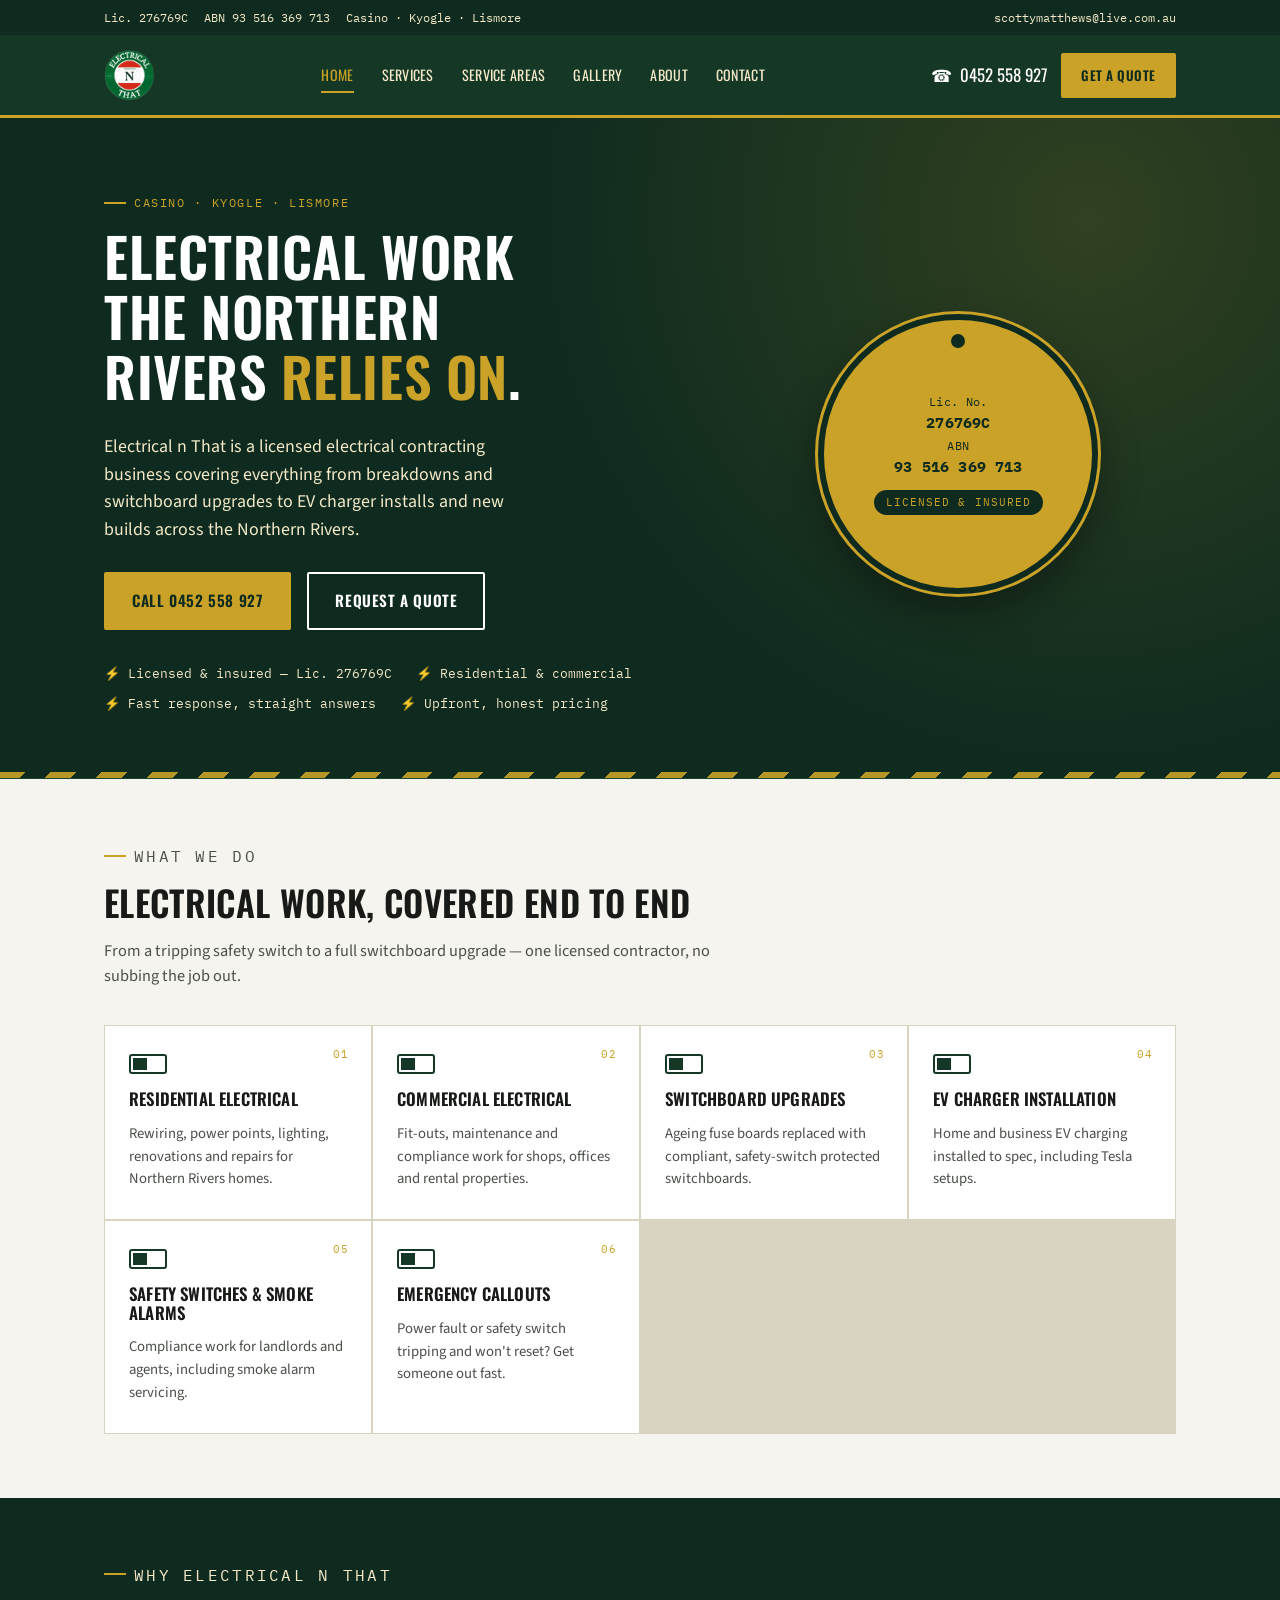
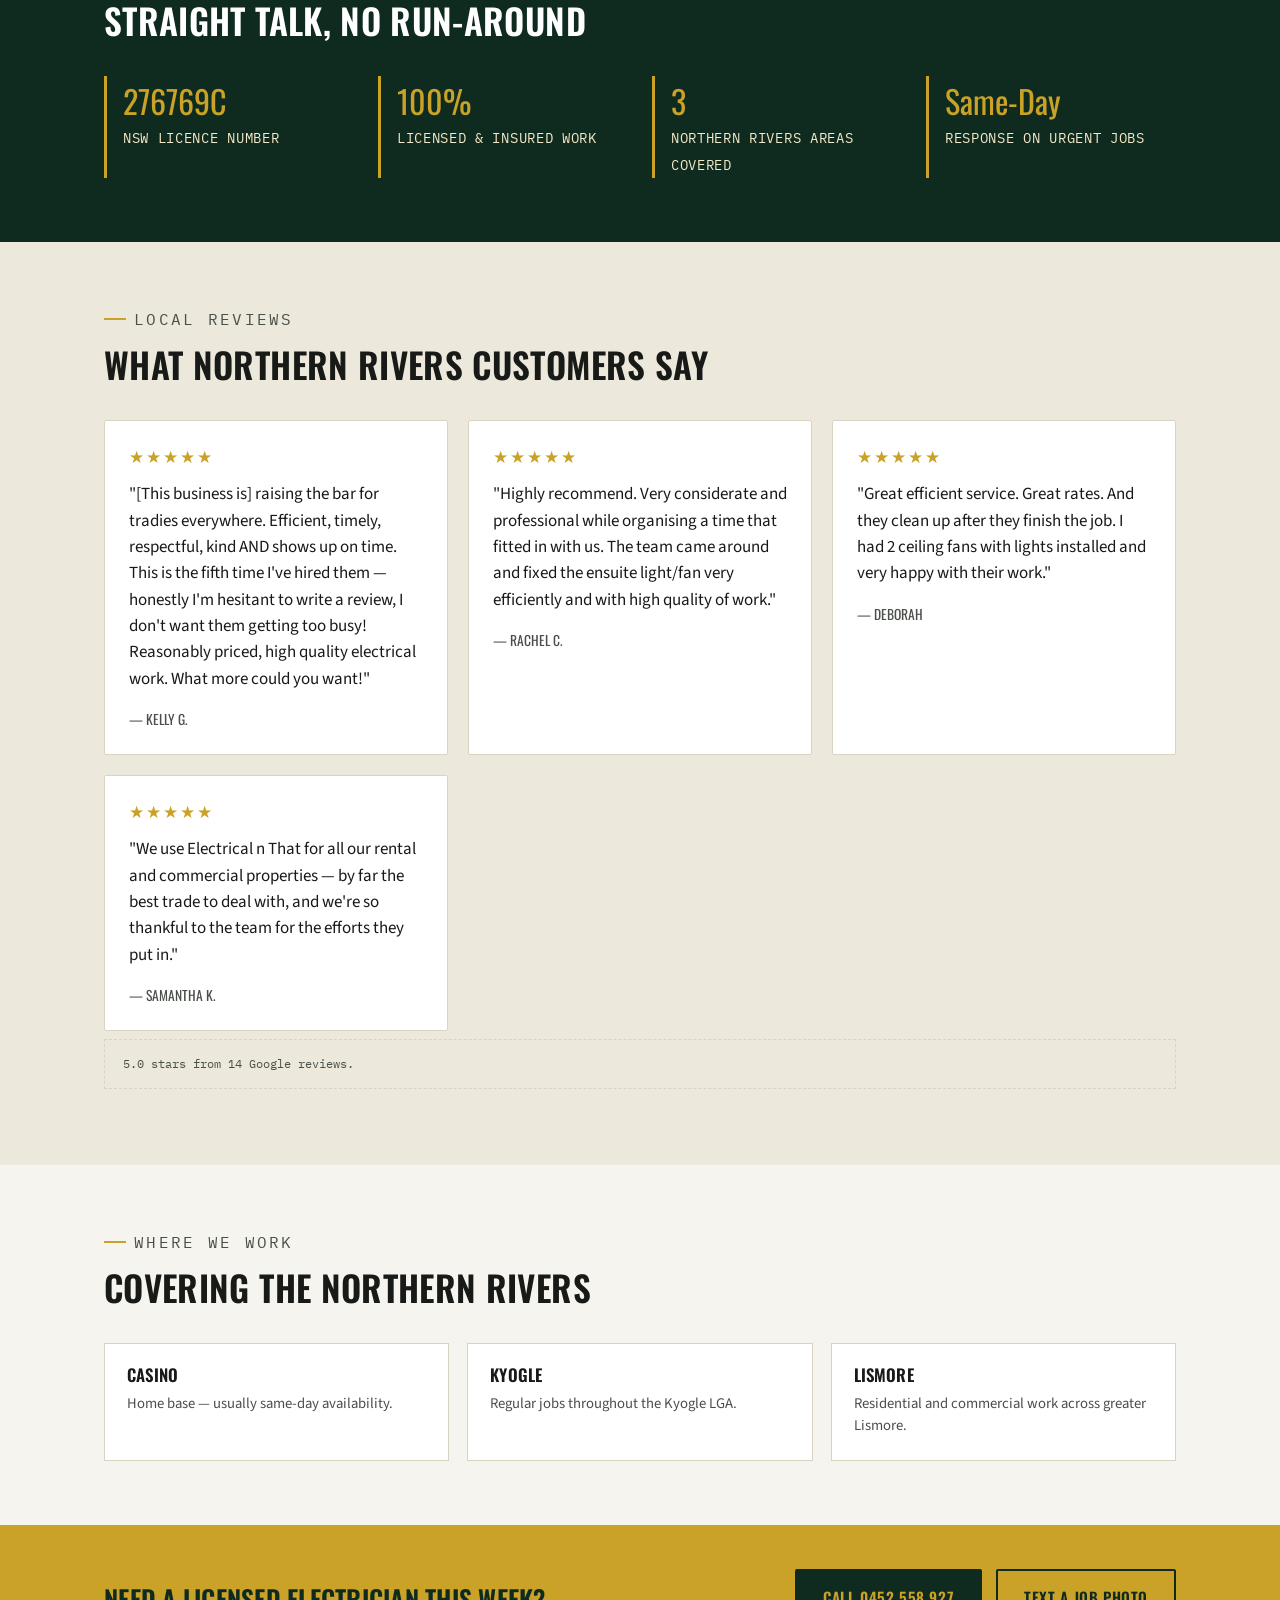
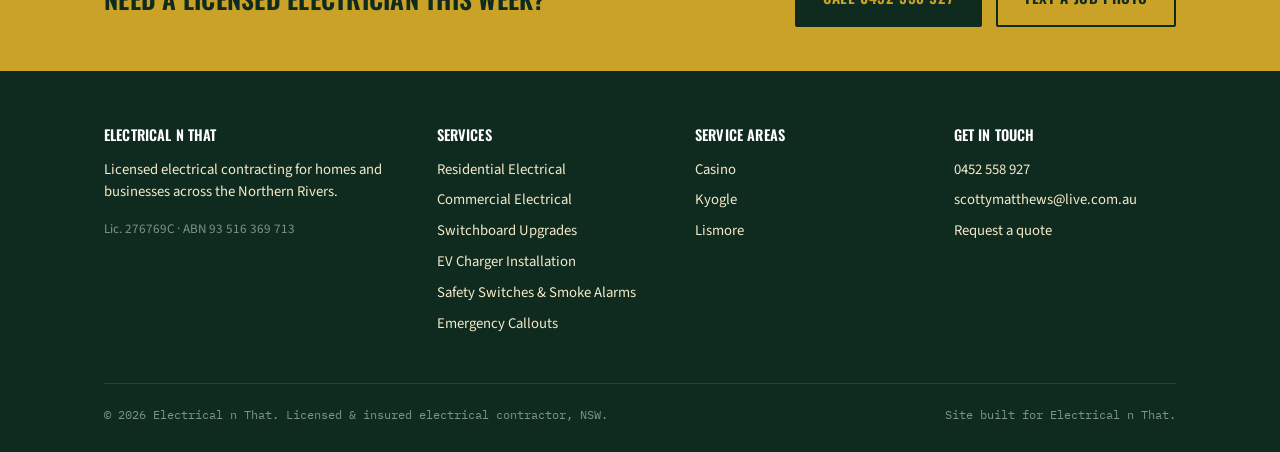
<file: index.html>
<!doctype html>
<html lang="en-AU">
<head>
  <meta charset="utf-8">
  <meta name="viewport" content="width=device-width, initial-scale=1">
  <title>Electrical n That | Licensed Electrician Casino, Kyogle, Lismore</title>
  <meta name="description" content="Licensed electrical contractor servicing Casino, Kyogle and Lismore. Residential, commercial, switchboard upgrades, EV chargers and safety compliance.">
  <link rel="canonical" href="https://www.electricalnthat.com.au/index.html">
  <meta property="og:title" content="Electrical n That | Licensed Electrician Casino, Kyogle, Lismore">
  <meta property="og:description" content="Licensed electrical contractor servicing Casino, Kyogle and Lismore. Residential, commercial, switchboard upgrades, EV chargers and safety compliance.">
  <meta property="og:type" content="website">
  <meta property="og:url" content="https://www.electricalnthat.com.au/index.html">
  <meta name="theme-color" content="#153826">
  <link rel="preconnect" href="https://fonts.googleapis.com">
  <link rel="preconnect" href="https://fonts.gstatic.com" crossorigin>
  <link href="https://fonts.googleapis.com/css2?family=Oswald:wght@500;600;700&family=Source+Sans+3:wght@400;500;600&family=IBM+Plex+Mono:wght@400;500&display=swap" rel="stylesheet">
  <link rel="stylesheet" href="assets/css/style.css">
  
  <script type="application/ld+json">
  {
    "@context": "https://schema.org",
    "@type": "Electrician",
    "name": "Electrical n That",
    "image": "https://www.electricalnthat.com.au/assets/img/og-image.jpg",
    "url": "https://www.electricalnthat.com.au/index.html",
    "telephone": "+61452558927",
    "email": "scottymatthews@live.com.au",
    "priceRange": "$$",
    "address": {
      "@type": "PostalAddress",
      "addressLocality": "Casino",
      "addressRegion": "NSW",
      "postalCode": "2470",
      "addressCountry": "AU"
    },
    "areaServed": ["Casino NSW", "Kyogle NSW", "Lismore NSW", "Northern Rivers NSW"],
    "description": "Licensed electrical contractor servicing Casino, Kyogle and Lismore. Residential, commercial, switchboard upgrades, EV chargers and safety compliance."
  }
  </script>
</head><body>
  <a class="skip-link" href="#main">Skip to content</a>

  <div class="topbar">
    <div class="container">
      <div class="topbar-tags">
        <span>Lic. 276769C</span>
        <span>ABN 93 516 369 713</span>
        <span>Casino · Kyogle · Lismore</span>
      </div>
      <a href="mailto:scottymatthews@live.com.au">scottymatthews@live.com.au</a>
    </div>
  </div>

  <header class="site-header">
    <div class="container">
      <a href="index.html" class="logo">
        <img src="assets/img/logo.png" alt="Electrical n That logo" style="height:52px;width:auto;">
      </a>

      <nav class="main-nav" aria-label="Primary">
        <ul>
            <li><a href="index.html" aria-current="page">Home</a></li>
            <li><a href="services.html">Services</a></li>
            <li><a href="service-areas.html">Service Areas</a></li>
            <li><a href="gallery.html">Gallery</a></li>
            <li><a href="about.html">About</a></li>
            <li><a href="contact.html">Contact</a></li>
        </ul>
      </nav>

      <div class="header-cta">
        <a class="header-phone" href="tel:+61452558927">
          <span aria-hidden="true">☎</span>
          <span class="phone-text">0452 558 927</span>
        </a>
        <a class="btn btn-primary btn-sm" href="contact.html">Get a Quote</a>
        <button class="nav-toggle" aria-label="Toggle menu" aria-expanded="false">☰</button>
      </div>
    </div>
  </header>

  <main id="main">
  <section class="hero">
    <div class="container hero-grid">
      <div>
        <p class="eyebrow">Casino · Kyogle · Lismore</p>
        <h1>Electrical work the Northern Rivers <em>relies on</em>.</h1>
        <p class="hero-lead">Electrical n That is a licensed electrical contracting business covering everything from breakdowns and switchboard upgrades to EV charger installs and new builds across the Northern Rivers.</p>
        <div class="hero-actions">
          <a class="btn btn-primary" href="tel:+61452558927">Call 0452 558 927</a>
          <a class="btn btn-outline" href="contact.html">Request a Quote</a>
        </div>
        <ul class="hero-points">
          <li>Licensed &amp; insured — Lic. 276769C</li>
          <li>Residential &amp; commercial</li>
          <li>Fast response, straight answers</li>
          <li>Upfront, honest pricing</li>
        </ul>
      </div>
      
        <div class="tag-card">
          <div class="tag-line">Lic. No.<b>276769C</b></div>
          <div class="tag-line">ABN<b>93 516 369 713</b></div>
          <div class="tag-status">Licensed &amp; Insured</div>
        </div>
    </div>
  </section>

  <section>
    <div class="container">
      <div class="section-head">
        <p class="eyebrow">What we do</p>
        <h2>Electrical work, covered end to end</h2>
        <p>From a tripping safety switch to a full switchboard upgrade — one licensed contractor, no subbing the job out.</p>
      </div>
      <div class="breaker-grid">
        <a class="breaker" href="services.html#residential"><span class="code">01</span><span class="switch"></span><h3>Residential Electrical</h3><p>Rewiring, power points, lighting, renovations and repairs for Northern Rivers homes.</p></a>
        <a class="breaker" href="services.html#commercial"><span class="code">02</span><span class="switch"></span><h3>Commercial Electrical</h3><p>Fit-outs, maintenance and compliance work for shops, offices and rental properties.</p></a>
        <a class="breaker" href="services.html#switchboards"><span class="code">03</span><span class="switch"></span><h3>Switchboard Upgrades</h3><p>Ageing fuse boards replaced with compliant, safety-switch protected switchboards.</p></a>
        <a class="breaker" href="services.html#ev-chargers"><span class="code">04</span><span class="switch"></span><h3>EV Charger Installation</h3><p>Home and business EV charging installed to spec, including Tesla setups.</p></a>
        <a class="breaker" href="services.html#compliance"><span class="code">05</span><span class="switch"></span><h3>Safety Switches &amp; Smoke Alarms</h3><p>Compliance work for landlords and agents, including smoke alarm servicing.</p></a>
        <a class="breaker" href="services.html#emergency"><span class="code">06</span><span class="switch"></span><h3>Emergency Callouts</h3><p>Power fault or safety switch tripping and won't reset? Get someone out fast.</p></a>
      </div>
    </div>
  </section>

  <section class="section-dark">
    <div class="container">
      <div class="section-head">
        <p class="eyebrow">Why Electrical n That</p>
        <h2>Straight talk, no run-around</h2>
      </div>
      <div class="trust-strip">
        <div class="trust-item"><span class="num">276769C</span><span class="label">NSW Licence Number</span></div>
        <div class="trust-item"><span class="num">100%</span><span class="label">Licensed &amp; insured work</span></div>
        <div class="trust-item"><span class="num">3</span><span class="label">Northern Rivers areas covered</span></div>
        <div class="trust-item"><span class="num">Same-Day</span><span class="label">Response on urgent jobs</span></div>
      </div>
    </div>
  </section>

  <section class="section-alt">
    <div class="container">
      <div class="section-head">
        <p class="eyebrow">Local reviews</p>
        <h2>What Northern Rivers customers say</h2>
      </div>
      <div class="review-grid">
        <div class="review-card">
          <div class="stars">★★★★★</div>
          <p>"[This business is] raising the bar for tradies everywhere. Efficient, timely, respectful, kind AND shows up on time. This is the fifth time I've hired them — honestly I'm hesitant to write a review, I don't want them getting too busy! Reasonably priced, high quality electrical work. What more could you want!"</p>
          <div class="name">— Kelly G.</div>
        </div>
        <div class="review-card">
          <div class="stars">★★★★★</div>
          <p>"Highly recommend. Very considerate and professional while organising a time that fitted in with us. The team came around and fixed the ensuite light/fan very efficiently and with high quality of work."</p>
          <div class="name">— Rachel C.</div>
        </div>
        <div class="review-card">
          <div class="stars">★★★★★</div>
          <p>"Great efficient service. Great rates. And they clean up after they finish the job. I had 2 ceiling fans with lights installed and very happy with their work."</p>
          <div class="name">— Deborah</div>
        </div>
        <div class="review-card">
          <div class="stars">★★★★★</div>
          <p>"We use Electrical n That for all our rental and commercial properties — by far the best trade to deal with, and we're so thankful to the team for the efforts they put in."</p>
          <div class="name">— Samantha K.</div>
        </div>
      </div>
      <p class="review-note">5.0 stars from 14 Google reviews.</p>
    </div>
  </section>

  <section>
    <div class="container">
      <div class="section-head">
        <p class="eyebrow">Where we work</p>
        <h2>Covering the Northern Rivers</h2>
      </div>
      <div class="area-grid">
        <div class="area-card"><h3>Casino</h3><p>Home base — usually same-day availability.</p></div>
        <div class="area-card"><h3>Kyogle</h3><p>Regular jobs throughout the Kyogle LGA.</p></div>
        <div class="area-card"><h3>Lismore</h3><p>Residential and commercial work across greater Lismore.</p></div>
      </div>
    </div>
  </section>

  </main>

  <div class="cta-band">
    <div class="container">
      <h2>Need a licensed electrician this week?</h2>
      <div style="display:flex;gap:14px;flex-wrap:wrap;">
        <a class="btn btn-primary" href="tel:+61452558927">Call 0452 558 927</a>
        <a class="btn btn-outline" style="border-color:var(--green-900);" href="sms:+61452558927">Text a job photo</a>
      </div>
    </div>
  </div>

  <footer class="site-footer">
    <div class="container">
      <div class="footer-grid">
        <div>
          <h4>Electrical n That</h4>
          <p style="font-size:0.92rem;">Licensed electrical contracting for homes and businesses across the Northern Rivers.</p>
          <p class="form-note" style="color:#7d9483;">Lic. 276769C · ABN 93 516 369 713</p>
        </div>
        <div>
          <h4>Services</h4>
          <ul>
            <li><a href="services.html#residential">Residential Electrical</a></li>
            <li><a href="services.html#commercial">Commercial Electrical</a></li>
            <li><a href="services.html#switchboards">Switchboard Upgrades</a></li>
            <li><a href="services.html#ev-chargers">EV Charger Installation</a></li>
            <li><a href="services.html#compliance">Safety Switches &amp; Smoke Alarms</a></li>
            <li><a href="services.html#emergency">Emergency Callouts</a></li>
          </ul>
        </div>
        <div>
          <h4>Service Areas</h4>
          <ul>
            <li><a href="service-areas.html#casino">Casino</a></li>
            <li><a href="service-areas.html#kyogle">Kyogle</a></li>
            <li><a href="service-areas.html#lismore">Lismore</a></li>
          </ul>
        </div>
        <div>
          <h4>Get in Touch</h4>
          <ul>
            <li><a href="tel:+61452558927">0452 558 927</a></li>
            <li><a href="mailto:scottymatthews@live.com.au">scottymatthews@live.com.au</a></li>
            <li><a href="contact.html">Request a quote</a></li>
          </ul>
        </div>
      </div>
      <div class="footer-bottom">
        <span>&copy; 2026 Electrical n That. Licensed &amp; insured electrical contractor, NSW.</span>
        <span>Site built for Electrical n That.</span>
      </div>
    </div>
  </footer>

  <script src="assets/js/main.js"></script>
</body>
</html>
</file>
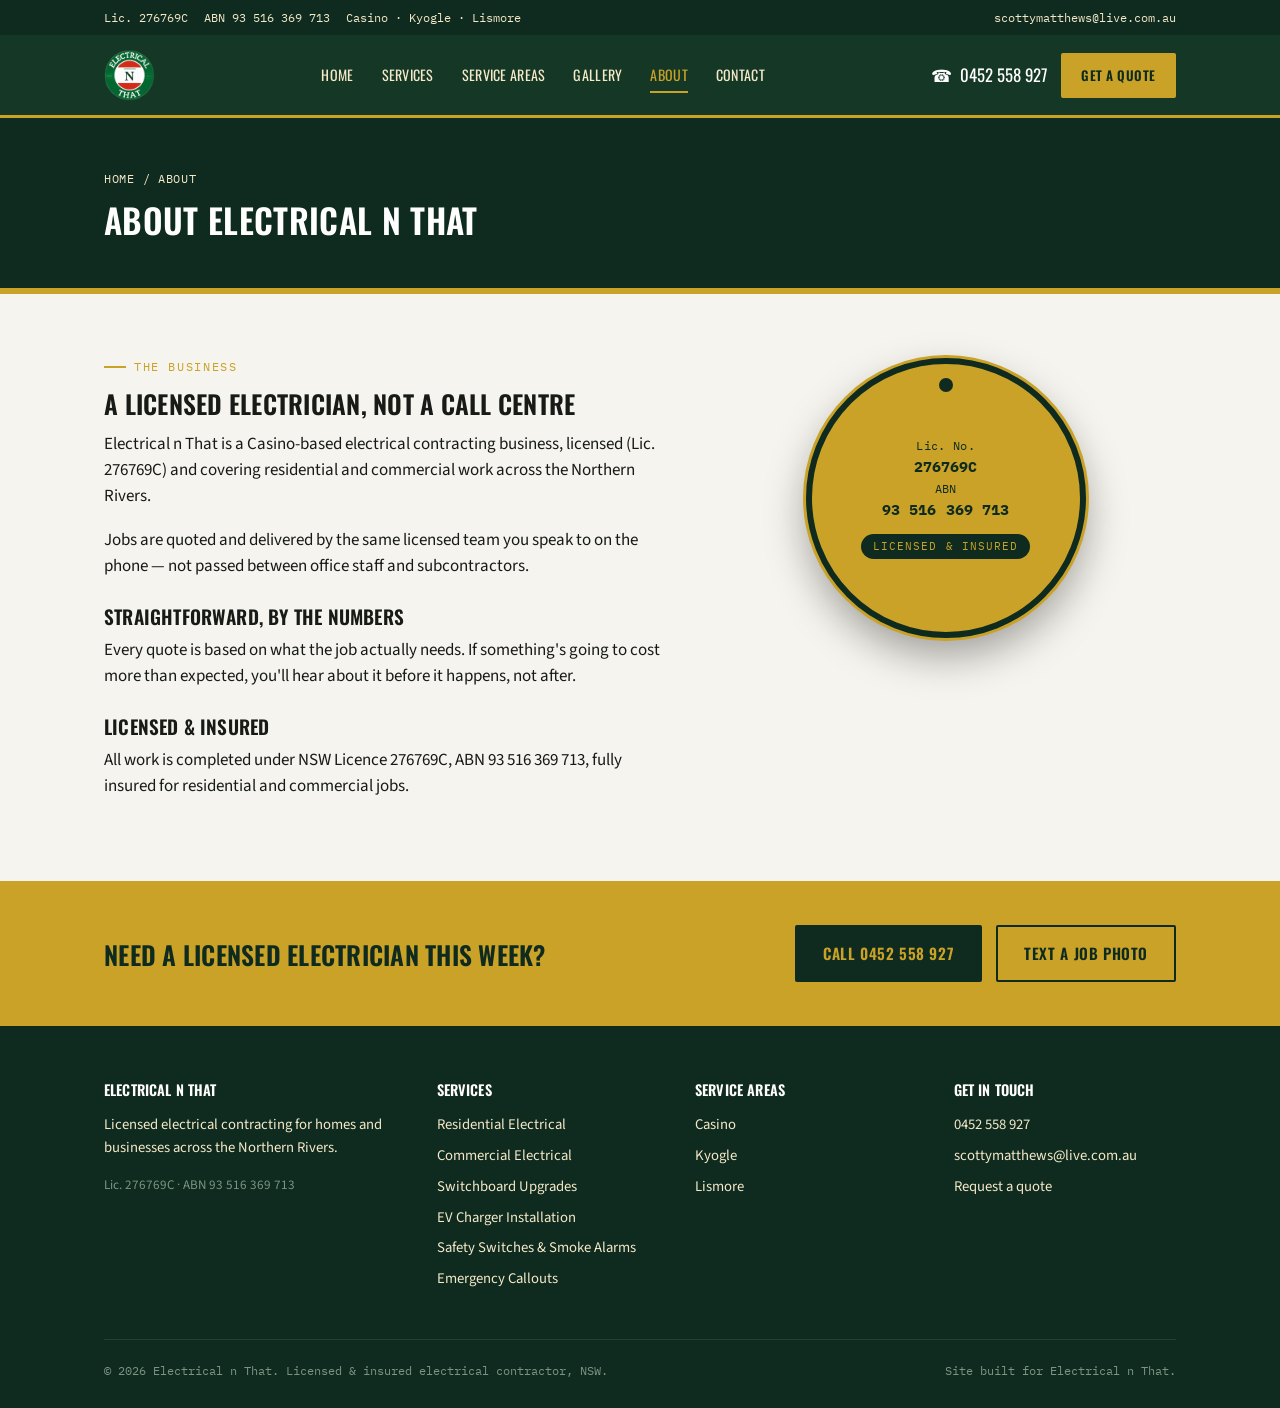
<file: about.html>
<!doctype html>
<html lang="en-AU">
<head>
  <meta charset="utf-8">
  <meta name="viewport" content="width=device-width, initial-scale=1">
  <title>About | Electrical n That</title>
  <meta name="description" content="Electrical n That is a licensed electrical contractor servicing the Northern Rivers.">
  <link rel="canonical" href="https://www.electricalnthat.com.au/about.html">
  <meta property="og:title" content="About | Electrical n That">
  <meta property="og:description" content="Electrical n That is a licensed electrical contractor servicing the Northern Rivers.">
  <meta property="og:type" content="website">
  <meta property="og:url" content="https://www.electricalnthat.com.au/about.html">
  <meta name="theme-color" content="#153826">
  <link rel="preconnect" href="https://fonts.googleapis.com">
  <link rel="preconnect" href="https://fonts.gstatic.com" crossorigin>
  <link href="https://fonts.googleapis.com/css2?family=Oswald:wght@500;600;700&family=Source+Sans+3:wght@400;500;600&family=IBM+Plex+Mono:wght@400;500&display=swap" rel="stylesheet">
  <link rel="stylesheet" href="assets/css/style.css">
  
  <script type="application/ld+json">
  {
    "@context": "https://schema.org",
    "@type": "Electrician",
    "name": "Electrical n That",
    "image": "https://www.electricalnthat.com.au/assets/img/og-image.jpg",
    "url": "https://www.electricalnthat.com.au/about.html",
    "telephone": "+61452558927",
    "email": "scottymatthews@live.com.au",
    "priceRange": "$$",
    "address": {
      "@type": "PostalAddress",
      "addressLocality": "Casino",
      "addressRegion": "NSW",
      "postalCode": "2470",
      "addressCountry": "AU"
    },
    "areaServed": ["Casino NSW", "Kyogle NSW", "Lismore NSW", "Northern Rivers NSW"],
    "description": "Electrical n That is a licensed electrical contractor servicing the Northern Rivers."
  }
  </script>
</head><body>
  <a class="skip-link" href="#main">Skip to content</a>

  <div class="topbar">
    <div class="container">
      <div class="topbar-tags">
        <span>Lic. 276769C</span>
        <span>ABN 93 516 369 713</span>
        <span>Casino · Kyogle · Lismore</span>
      </div>
      <a href="mailto:scottymatthews@live.com.au">scottymatthews@live.com.au</a>
    </div>
  </div>

  <header class="site-header">
    <div class="container">
      <a href="index.html" class="logo">
        <img src="assets/img/logo.png" alt="Electrical n That logo" style="height:52px;width:auto;">
      </a>

      <nav class="main-nav" aria-label="Primary">
        <ul>
            <li><a href="index.html">Home</a></li>
            <li><a href="services.html">Services</a></li>
            <li><a href="service-areas.html">Service Areas</a></li>
            <li><a href="gallery.html">Gallery</a></li>
            <li><a href="about.html" aria-current="page">About</a></li>
            <li><a href="contact.html">Contact</a></li>
        </ul>
      </nav>

      <div class="header-cta">
        <a class="header-phone" href="tel:+61452558927">
          <span aria-hidden="true">☎</span>
          <span class="phone-text">0452 558 927</span>
        </a>
        <a class="btn btn-primary btn-sm" href="contact.html">Get a Quote</a>
        <button class="nav-toggle" aria-label="Toggle menu" aria-expanded="false">☰</button>
      </div>
    </div>
  </header>

  <main id="main">
  <div class="page-hero">
    <div class="container">
      <p class="breadcrumb"><a href="index.html">Home</a> / About</p>
      <h1>About Electrical n That</h1>
    </div>
  </div>

  <section>
    <div class="container two-col">
      <div class="content-block">
        <p class="eyebrow">The Business</p>
        <h2>A licensed electrician, not a call centre</h2>
        <p>Electrical n That is a Casino-based electrical contracting business, licensed (Lic. 276769C) and covering residential and commercial work across the Northern Rivers.</p>
        <p>Jobs are quoted and delivered by the same licensed team you speak to on the phone — not passed between office staff and subcontractors.</p>
        <h3>Straightforward, by the numbers</h3>
        <p>Every quote is based on what the job actually needs. If something's going to cost more than expected, you'll hear about it before it happens, not after.</p>
        <h3>Licensed &amp; insured</h3>
        <p>All work is completed under NSW Licence 276769C, ABN 93 516 369 713, fully insured for residential and commercial jobs.</p>
      </div>
      
        <div class="tag-card">
          <div class="tag-line">Lic. No.<b>276769C</b></div>
          <div class="tag-line">ABN<b>93 516 369 713</b></div>
          <div class="tag-status">Licensed &amp; Insured</div>
        </div>
    </div>
  </section>

  </main>

  <div class="cta-band">
    <div class="container">
      <h2>Need a licensed electrician this week?</h2>
      <div style="display:flex;gap:14px;flex-wrap:wrap;">
        <a class="btn btn-primary" href="tel:+61452558927">Call 0452 558 927</a>
        <a class="btn btn-outline" style="border-color:var(--green-900);" href="sms:+61452558927">Text a job photo</a>
      </div>
    </div>
  </div>

  <footer class="site-footer">
    <div class="container">
      <div class="footer-grid">
        <div>
          <h4>Electrical n That</h4>
          <p style="font-size:0.92rem;">Licensed electrical contracting for homes and businesses across the Northern Rivers.</p>
          <p class="form-note" style="color:#7d9483;">Lic. 276769C · ABN 93 516 369 713</p>
        </div>
        <div>
          <h4>Services</h4>
          <ul>
            <li><a href="services.html#residential">Residential Electrical</a></li>
            <li><a href="services.html#commercial">Commercial Electrical</a></li>
            <li><a href="services.html#switchboards">Switchboard Upgrades</a></li>
            <li><a href="services.html#ev-chargers">EV Charger Installation</a></li>
            <li><a href="services.html#compliance">Safety Switches &amp; Smoke Alarms</a></li>
            <li><a href="services.html#emergency">Emergency Callouts</a></li>
          </ul>
        </div>
        <div>
          <h4>Service Areas</h4>
          <ul>
            <li><a href="service-areas.html#casino">Casino</a></li>
            <li><a href="service-areas.html#kyogle">Kyogle</a></li>
            <li><a href="service-areas.html#lismore">Lismore</a></li>
          </ul>
        </div>
        <div>
          <h4>Get in Touch</h4>
          <ul>
            <li><a href="tel:+61452558927">0452 558 927</a></li>
            <li><a href="mailto:scottymatthews@live.com.au">scottymatthews@live.com.au</a></li>
            <li><a href="contact.html">Request a quote</a></li>
          </ul>
        </div>
      </div>
      <div class="footer-bottom">
        <span>&copy; 2026 Electrical n That. Licensed &amp; insured electrical contractor, NSW.</span>
        <span>Site built for Electrical n That.</span>
      </div>
    </div>
  </footer>

  <script src="assets/js/main.js"></script>
</body>
</html>
</file>
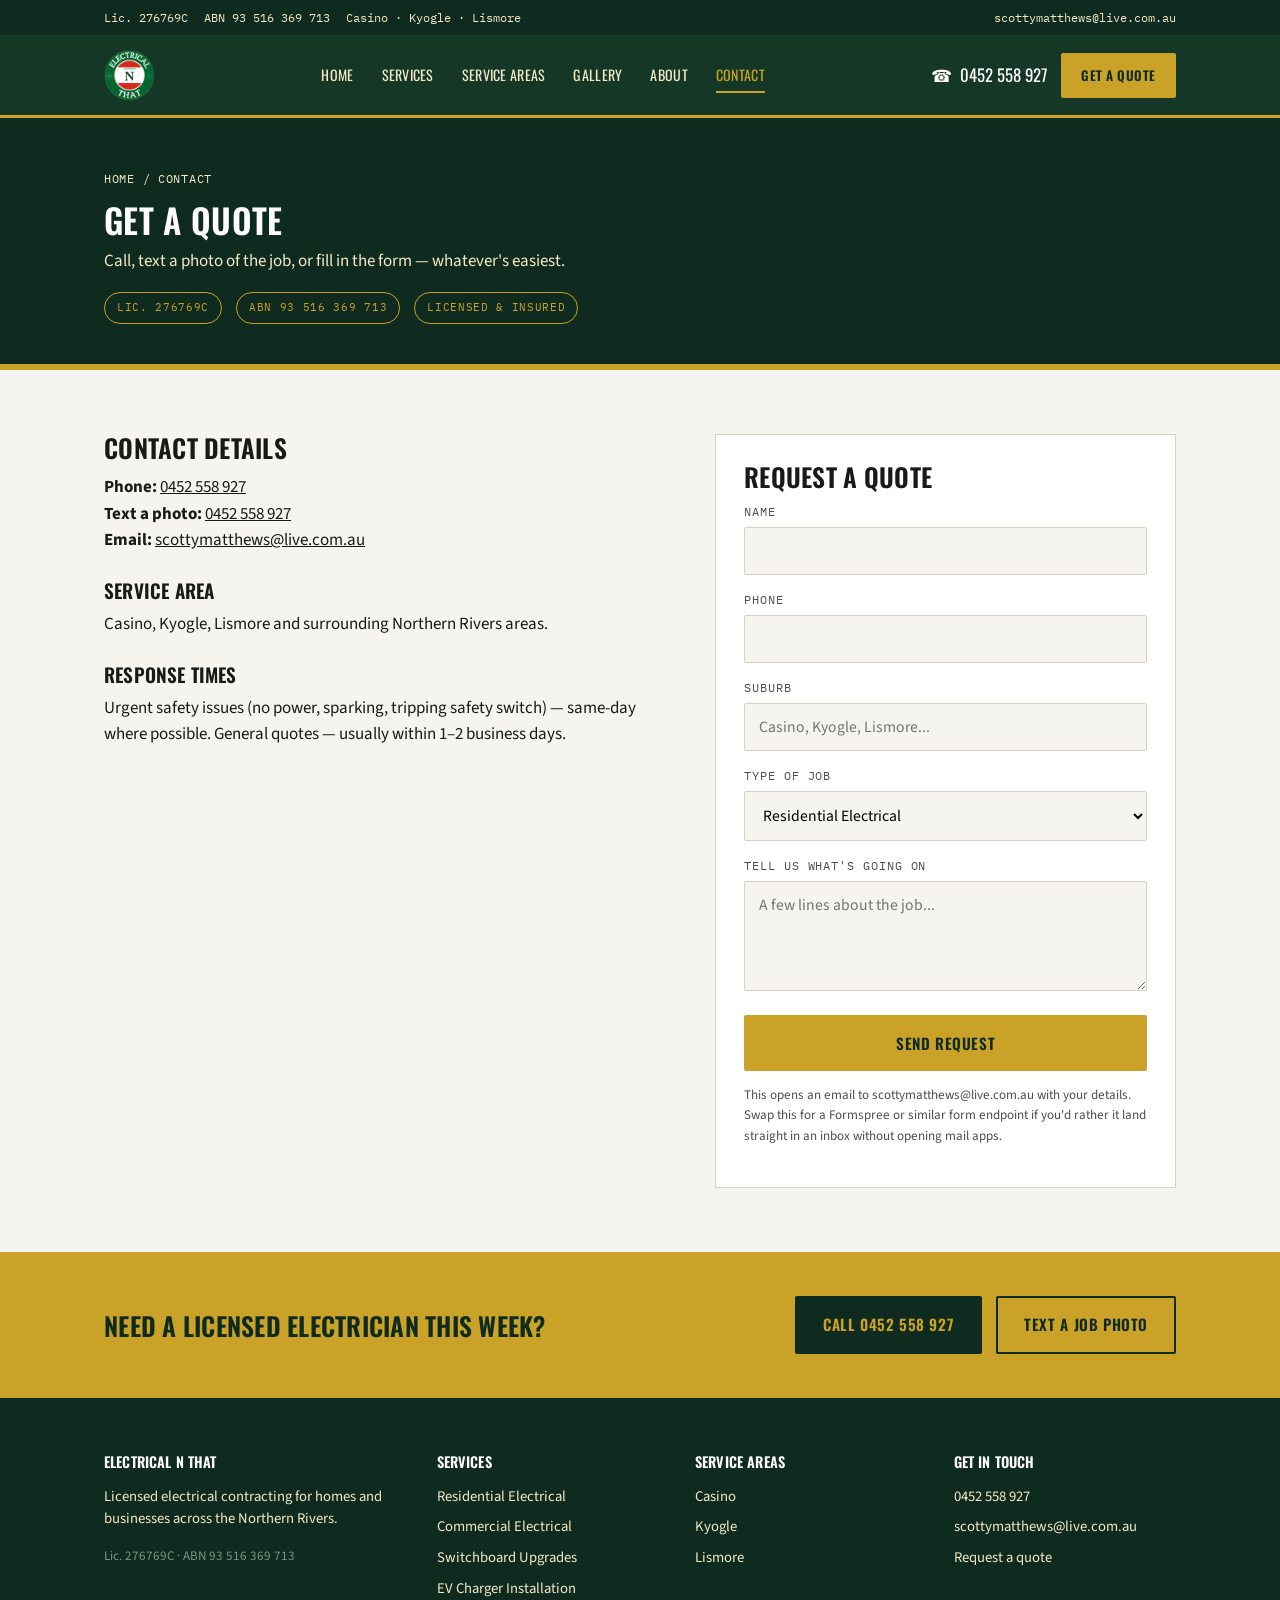
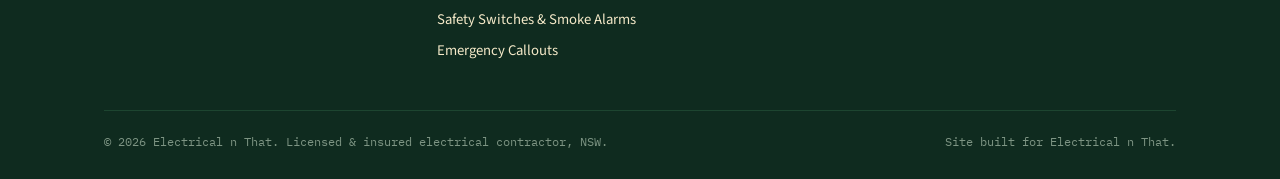
<file: contact.html>
<!doctype html>
<html lang="en-AU">
<head>
  <meta charset="utf-8">
  <meta name="viewport" content="width=device-width, initial-scale=1">
  <title>Contact & Quotes | Electrical n That</title>
  <meta name="description" content="Call, text or request a quote from Electrical n That, licensed electrician servicing Casino, Kyogle and Lismore.">
  <link rel="canonical" href="https://www.electricalnthat.com.au/contact.html">
  <meta property="og:title" content="Contact & Quotes | Electrical n That">
  <meta property="og:description" content="Call, text or request a quote from Electrical n That, licensed electrician servicing Casino, Kyogle and Lismore.">
  <meta property="og:type" content="website">
  <meta property="og:url" content="https://www.electricalnthat.com.au/contact.html">
  <meta name="theme-color" content="#153826">
  <link rel="preconnect" href="https://fonts.googleapis.com">
  <link rel="preconnect" href="https://fonts.gstatic.com" crossorigin>
  <link href="https://fonts.googleapis.com/css2?family=Oswald:wght@500;600;700&family=Source+Sans+3:wght@400;500;600&family=IBM+Plex+Mono:wght@400;500&display=swap" rel="stylesheet">
  <link rel="stylesheet" href="assets/css/style.css">
  
  <script type="application/ld+json">
  {
    "@context": "https://schema.org",
    "@type": "Electrician",
    "name": "Electrical n That",
    "image": "https://www.electricalnthat.com.au/assets/img/og-image.jpg",
    "url": "https://www.electricalnthat.com.au/contact.html",
    "telephone": "+61452558927",
    "email": "scottymatthews@live.com.au",
    "priceRange": "$$",
    "address": {
      "@type": "PostalAddress",
      "addressLocality": "Casino",
      "addressRegion": "NSW",
      "postalCode": "2470",
      "addressCountry": "AU"
    },
    "areaServed": ["Casino NSW", "Kyogle NSW", "Lismore NSW", "Northern Rivers NSW"],
    "description": "Call, text or request a quote from Electrical n That, licensed electrician servicing Casino, Kyogle and Lismore."
  }
  </script>
</head><body>
  <a class="skip-link" href="#main">Skip to content</a>

  <div class="topbar">
    <div class="container">
      <div class="topbar-tags">
        <span>Lic. 276769C</span>
        <span>ABN 93 516 369 713</span>
        <span>Casino · Kyogle · Lismore</span>
      </div>
      <a href="mailto:scottymatthews@live.com.au">scottymatthews@live.com.au</a>
    </div>
  </div>

  <header class="site-header">
    <div class="container">
      <a href="index.html" class="logo">
        <img src="assets/img/logo.png" alt="Electrical n That logo" style="height:52px;width:auto;">
      </a>

      <nav class="main-nav" aria-label="Primary">
        <ul>
            <li><a href="index.html">Home</a></li>
            <li><a href="services.html">Services</a></li>
            <li><a href="service-areas.html">Service Areas</a></li>
            <li><a href="gallery.html">Gallery</a></li>
            <li><a href="about.html">About</a></li>
            <li><a href="contact.html" aria-current="page">Contact</a></li>
        </ul>
      </nav>

      <div class="header-cta">
        <a class="header-phone" href="tel:+61452558927">
          <span aria-hidden="true">☎</span>
          <span class="phone-text">0452 558 927</span>
        </a>
        <a class="btn btn-primary btn-sm" href="contact.html">Get a Quote</a>
        <button class="nav-toggle" aria-label="Toggle menu" aria-expanded="false">☰</button>
      </div>
    </div>
  </header>

  <main id="main">
  <div class="page-hero">
    <div class="container">
      <p class="breadcrumb"><a href="index.html">Home</a> / Contact</p>
      <h1>Get a Quote</h1>
      <p style="color:var(--gold-100);max-width:60ch;">Call, text a photo of the job, or fill in the form — whatever's easiest.</p>
      <div class="badge-row">
        <span class="badge">Lic. 276769C</span>
        <span class="badge">ABN 93 516 369 713</span>
        <span class="badge">Licensed &amp; Insured</span>
      </div>
    </div>
  </div>

  <section>
    <div class="container two-col">
      <div class="content-block">
        <h2>Contact details</h2>
        <p><strong>Phone:</strong> <a href="tel:+61452558927">0452 558 927</a><br>
        <strong>Text a photo:</strong> <a href="sms:+61452558927">0452 558 927</a><br>
        <strong>Email:</strong> <a href="mailto:scottymatthews@live.com.au">scottymatthews@live.com.au</a></p>
        <h3>Service area</h3>
        <p>Casino, Kyogle, Lismore and surrounding Northern Rivers areas.</p>
        <h3>Response times</h3>
        <p>Urgent safety issues (no power, sparking, tripping safety switch) — same-day where possible. General quotes — usually within 1–2 business days.</p>
      </div>

      <form class="quote-form" id="quote-form">
        <h2 style="margin-top:0;">Request a quote</h2>
        <div class="field">
          <label for="name">Name</label>
          <input id="name" name="name" type="text" required>
        </div>
        <div class="field">
          <label for="phone">Phone</label>
          <input id="phone" name="phone" type="tel" required>
        </div>
        <div class="field">
          <label for="suburb">Suburb</label>
          <input id="suburb" name="suburb" type="text" placeholder="Casino, Kyogle, Lismore...">
        </div>
        <div class="field">
          <label for="service">Type of job</label>
          <select id="service" name="service">
            <option>Residential Electrical</option>
            <option>Commercial Electrical</option>
            <option>Switchboard Upgrade</option>
            <option>EV Charger Installation</option>
            <option>Safety Switch / Smoke Alarm Compliance</option>
            <option>Emergency Callout</option>
            <option>Not sure</option>
          </select>
        </div>
        <div class="field">
          <label for="message">Tell us what's going on</label>
          <textarea id="message" name="message" placeholder="A few lines about the job..."></textarea>
        </div>
        <button type="submit" class="btn btn-primary btn-block">Send Request</button>
        <p class="form-note">This opens an email to scottymatthews@live.com.au with your details. Swap this for a Formspree or similar form endpoint if you'd rather it land straight in an inbox without opening mail apps.</p>
      </form>
    </div>
  </section>

  </main>

  <div class="cta-band">
    <div class="container">
      <h2>Need a licensed electrician this week?</h2>
      <div style="display:flex;gap:14px;flex-wrap:wrap;">
        <a class="btn btn-primary" href="tel:+61452558927">Call 0452 558 927</a>
        <a class="btn btn-outline" style="border-color:var(--green-900);" href="sms:+61452558927">Text a job photo</a>
      </div>
    </div>
  </div>

  <footer class="site-footer">
    <div class="container">
      <div class="footer-grid">
        <div>
          <h4>Electrical n That</h4>
          <p style="font-size:0.92rem;">Licensed electrical contracting for homes and businesses across the Northern Rivers.</p>
          <p class="form-note" style="color:#7d9483;">Lic. 276769C · ABN 93 516 369 713</p>
        </div>
        <div>
          <h4>Services</h4>
          <ul>
            <li><a href="services.html#residential">Residential Electrical</a></li>
            <li><a href="services.html#commercial">Commercial Electrical</a></li>
            <li><a href="services.html#switchboards">Switchboard Upgrades</a></li>
            <li><a href="services.html#ev-chargers">EV Charger Installation</a></li>
            <li><a href="services.html#compliance">Safety Switches &amp; Smoke Alarms</a></li>
            <li><a href="services.html#emergency">Emergency Callouts</a></li>
          </ul>
        </div>
        <div>
          <h4>Service Areas</h4>
          <ul>
            <li><a href="service-areas.html#casino">Casino</a></li>
            <li><a href="service-areas.html#kyogle">Kyogle</a></li>
            <li><a href="service-areas.html#lismore">Lismore</a></li>
          </ul>
        </div>
        <div>
          <h4>Get in Touch</h4>
          <ul>
            <li><a href="tel:+61452558927">0452 558 927</a></li>
            <li><a href="mailto:scottymatthews@live.com.au">scottymatthews@live.com.au</a></li>
            <li><a href="contact.html">Request a quote</a></li>
          </ul>
        </div>
      </div>
      <div class="footer-bottom">
        <span>&copy; 2026 Electrical n That. Licensed &amp; insured electrical contractor, NSW.</span>
        <span>Site built for Electrical n That.</span>
      </div>
    </div>
  </footer>

  <script src="assets/js/main.js"></script>
</body>
</html>
</file>
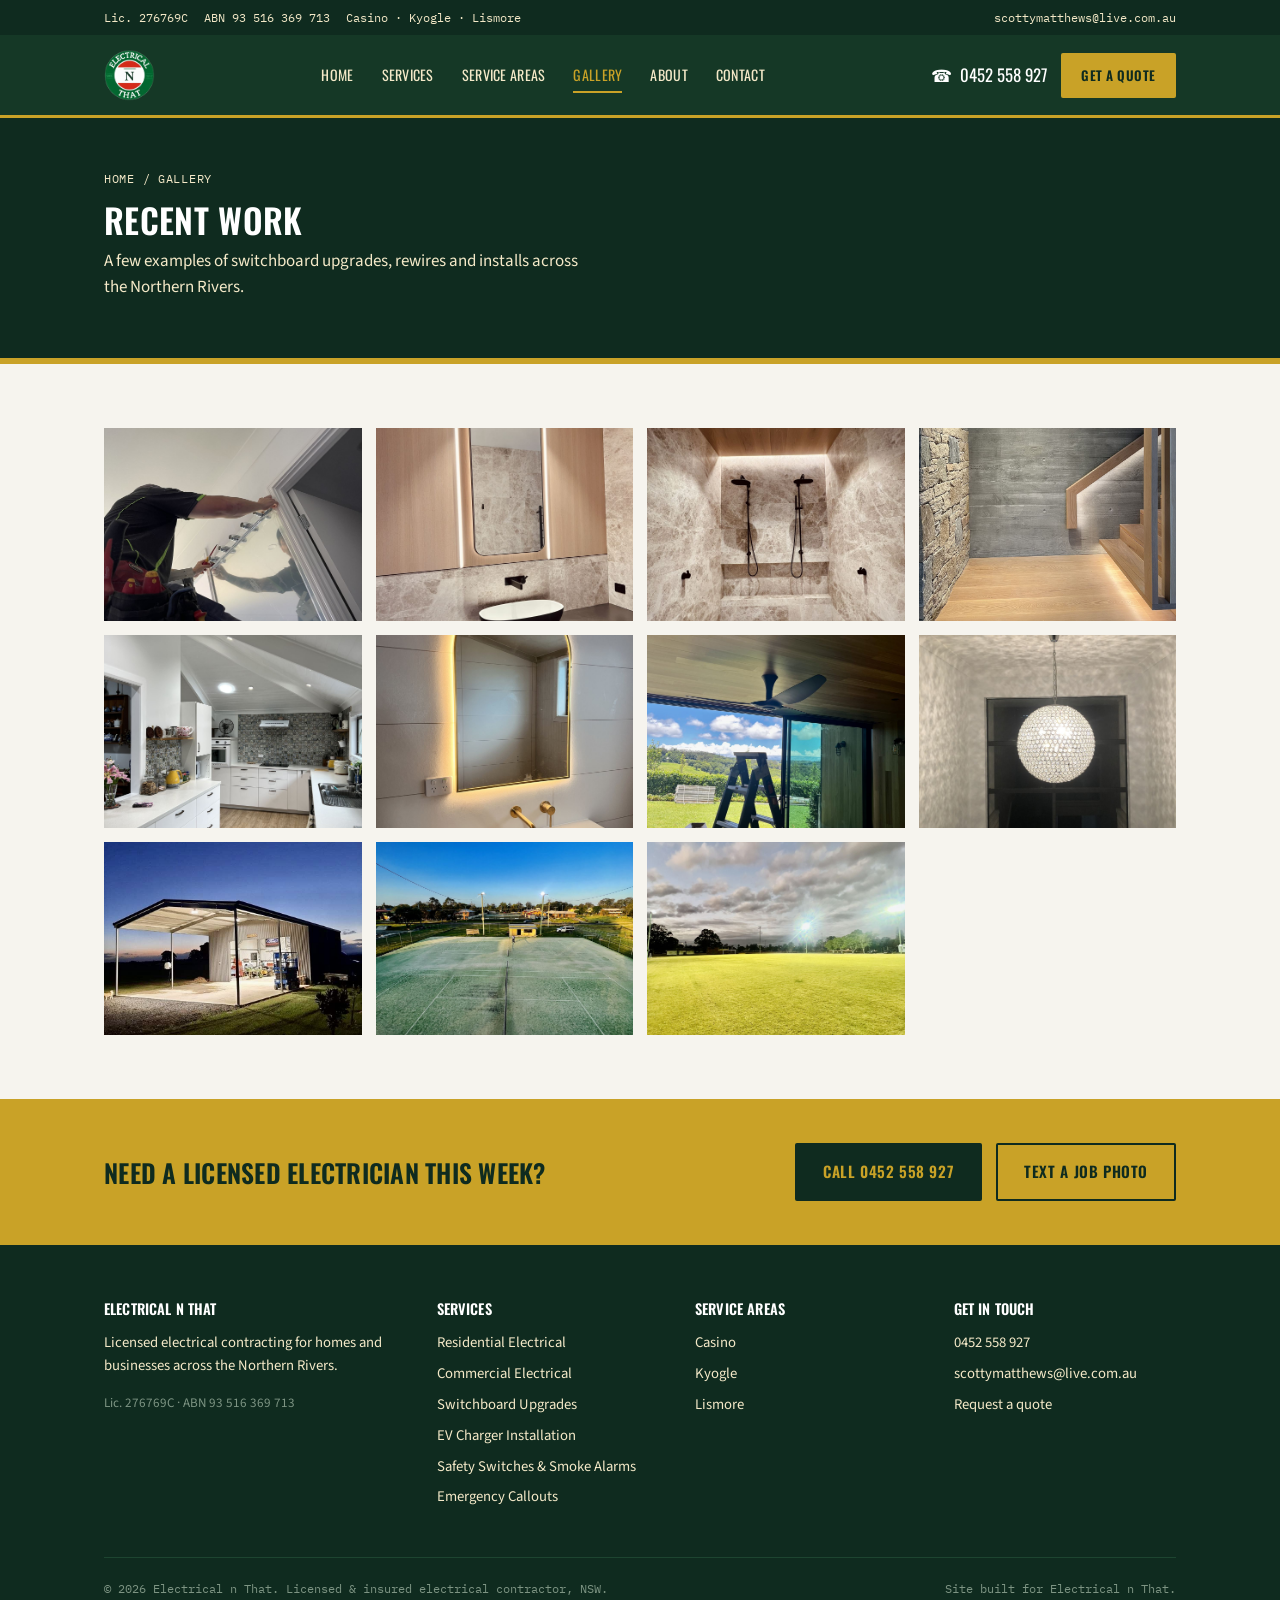
<file: gallery.html>
<!doctype html>
<html lang="en-AU">
<head>
  <meta charset="utf-8">
  <meta name="viewport" content="width=device-width, initial-scale=1">
  <title>Our Work | Electrical n That</title>
  <meta name="description" content="Recent electrical jobs completed by Electrical n That across the Northern Rivers.">
  <link rel="canonical" href="https://www.electricalnthat.com.au/gallery.html">
  <meta property="og:title" content="Our Work | Electrical n That">
  <meta property="og:description" content="Recent electrical jobs completed by Electrical n That across the Northern Rivers.">
  <meta property="og:type" content="website">
  <meta property="og:url" content="https://www.electricalnthat.com.au/gallery.html">
  <meta name="theme-color" content="#153826">
  <link rel="preconnect" href="https://fonts.googleapis.com">
  <link rel="preconnect" href="https://fonts.gstatic.com" crossorigin>
  <link href="https://fonts.googleapis.com/css2?family=Oswald:wght@500;600;700&family=Source+Sans+3:wght@400;500;600&family=IBM+Plex+Mono:wght@400;500&display=swap" rel="stylesheet">
  <link rel="stylesheet" href="assets/css/style.css">
  
  <script type="application/ld+json">
  {
    "@context": "https://schema.org",
    "@type": "Electrician",
    "name": "Electrical n That",
    "image": "https://www.electricalnthat.com.au/assets/img/og-image.jpg",
    "url": "https://www.electricalnthat.com.au/gallery.html",
    "telephone": "+61452558927",
    "email": "scottymatthews@live.com.au",
    "priceRange": "$$",
    "address": {
      "@type": "PostalAddress",
      "addressLocality": "Casino",
      "addressRegion": "NSW",
      "postalCode": "2470",
      "addressCountry": "AU"
    },
    "areaServed": ["Casino NSW", "Kyogle NSW", "Lismore NSW", "Northern Rivers NSW"],
    "description": "Recent electrical jobs completed by Electrical n That across the Northern Rivers."
  }
  </script>
</head><body>
  <a class="skip-link" href="#main">Skip to content</a>

  <div class="topbar">
    <div class="container">
      <div class="topbar-tags">
        <span>Lic. 276769C</span>
        <span>ABN 93 516 369 713</span>
        <span>Casino · Kyogle · Lismore</span>
      </div>
      <a href="mailto:scottymatthews@live.com.au">scottymatthews@live.com.au</a>
    </div>
  </div>

  <header class="site-header">
    <div class="container">
      <a href="index.html" class="logo">
        <img src="assets/img/logo.png" alt="Electrical n That logo" style="height:52px;width:auto;">
      </a>

      <nav class="main-nav" aria-label="Primary">
        <ul>
            <li><a href="index.html">Home</a></li>
            <li><a href="services.html">Services</a></li>
            <li><a href="service-areas.html">Service Areas</a></li>
            <li><a href="gallery.html" aria-current="page">Gallery</a></li>
            <li><a href="about.html">About</a></li>
            <li><a href="contact.html">Contact</a></li>
        </ul>
      </nav>

      <div class="header-cta">
        <a class="header-phone" href="tel:+61452558927">
          <span aria-hidden="true">☎</span>
          <span class="phone-text">0452 558 927</span>
        </a>
        <a class="btn btn-primary btn-sm" href="contact.html">Get a Quote</a>
        <button class="nav-toggle" aria-label="Toggle menu" aria-expanded="false">☰</button>
      </div>
    </div>
  </header>

  <main id="main">
  <div class="page-hero">
    <div class="container">
      <p class="breadcrumb"><a href="index.html">Home</a> / Gallery</p>
      <h1>Recent Work</h1>
      <p style="color:var(--gold-100);max-width:60ch;">A few examples of switchboard upgrades, rewires and installs across the Northern Rivers.</p>
    </div>
  </div>

  <section>
    <div class="container">
      <div class="gallery-grid">
        <div class="gallery-item"><img src="assets/img/job-switchboard-wiring.jpg" alt="Electrician wiring a switchboard on site" loading="lazy"></div>
        <div class="gallery-item"><img src="assets/img/job-bathroom-led-mirror.jpg" alt="LED-lit bathroom mirror installation" loading="lazy"></div>
        <div class="gallery-item"><img src="assets/img/job-ensuite-downlights.jpg" alt="Ensuite downlights and shower fitout" loading="lazy"></div>
        <div class="gallery-item"><img src="assets/img/job-staircase-led.jpg" alt="LED strip lighting under a stair handrail" loading="lazy"></div>
        <div class="gallery-item"><img src="assets/img/job-kitchen-downlights.jpg" alt="Kitchen downlight installation" loading="lazy"></div>
        <div class="gallery-item"><img src="assets/img/job-bathroom-mirror-gpo.jpg" alt="Backlit bathroom mirror and power point installation" loading="lazy"></div>
        <div class="gallery-item"><img src="assets/img/job-ceiling-fan-install.jpg" alt="Ceiling fan installation" loading="lazy"></div>
        <div class="gallery-item"><img src="assets/img/job-pendant-light.jpg" alt="Statement pendant light installation" loading="lazy"></div>
        <div class="gallery-item"><img src="assets/img/job-shed-lighting.jpg" alt="Rural shed lighting installation" loading="lazy"></div>
        <div class="gallery-item"><img src="assets/img/job-tennis-court-lighting.jpg" alt="Sports court floodlighting installation" loading="lazy"></div>
        <div class="gallery-item"><img src="assets/img/job-sports-field-lighting.jpg" alt="Sports field floodlighting installation" loading="lazy"></div>
      </div>
    </div>
  </section>

  </main>

  <div class="cta-band">
    <div class="container">
      <h2>Need a licensed electrician this week?</h2>
      <div style="display:flex;gap:14px;flex-wrap:wrap;">
        <a class="btn btn-primary" href="tel:+61452558927">Call 0452 558 927</a>
        <a class="btn btn-outline" style="border-color:var(--green-900);" href="sms:+61452558927">Text a job photo</a>
      </div>
    </div>
  </div>

  <footer class="site-footer">
    <div class="container">
      <div class="footer-grid">
        <div>
          <h4>Electrical n That</h4>
          <p style="font-size:0.92rem;">Licensed electrical contracting for homes and businesses across the Northern Rivers.</p>
          <p class="form-note" style="color:#7d9483;">Lic. 276769C · ABN 93 516 369 713</p>
        </div>
        <div>
          <h4>Services</h4>
          <ul>
            <li><a href="services.html#residential">Residential Electrical</a></li>
            <li><a href="services.html#commercial">Commercial Electrical</a></li>
            <li><a href="services.html#switchboards">Switchboard Upgrades</a></li>
            <li><a href="services.html#ev-chargers">EV Charger Installation</a></li>
            <li><a href="services.html#compliance">Safety Switches &amp; Smoke Alarms</a></li>
            <li><a href="services.html#emergency">Emergency Callouts</a></li>
          </ul>
        </div>
        <div>
          <h4>Service Areas</h4>
          <ul>
            <li><a href="service-areas.html#casino">Casino</a></li>
            <li><a href="service-areas.html#kyogle">Kyogle</a></li>
            <li><a href="service-areas.html#lismore">Lismore</a></li>
          </ul>
        </div>
        <div>
          <h4>Get in Touch</h4>
          <ul>
            <li><a href="tel:+61452558927">0452 558 927</a></li>
            <li><a href="mailto:scottymatthews@live.com.au">scottymatthews@live.com.au</a></li>
            <li><a href="contact.html">Request a quote</a></li>
          </ul>
        </div>
      </div>
      <div class="footer-bottom">
        <span>&copy; 2026 Electrical n That. Licensed &amp; insured electrical contractor, NSW.</span>
        <span>Site built for Electrical n That.</span>
      </div>
    </div>
  </footer>

  <script src="assets/js/main.js"></script>
</body>
</html>
</file>
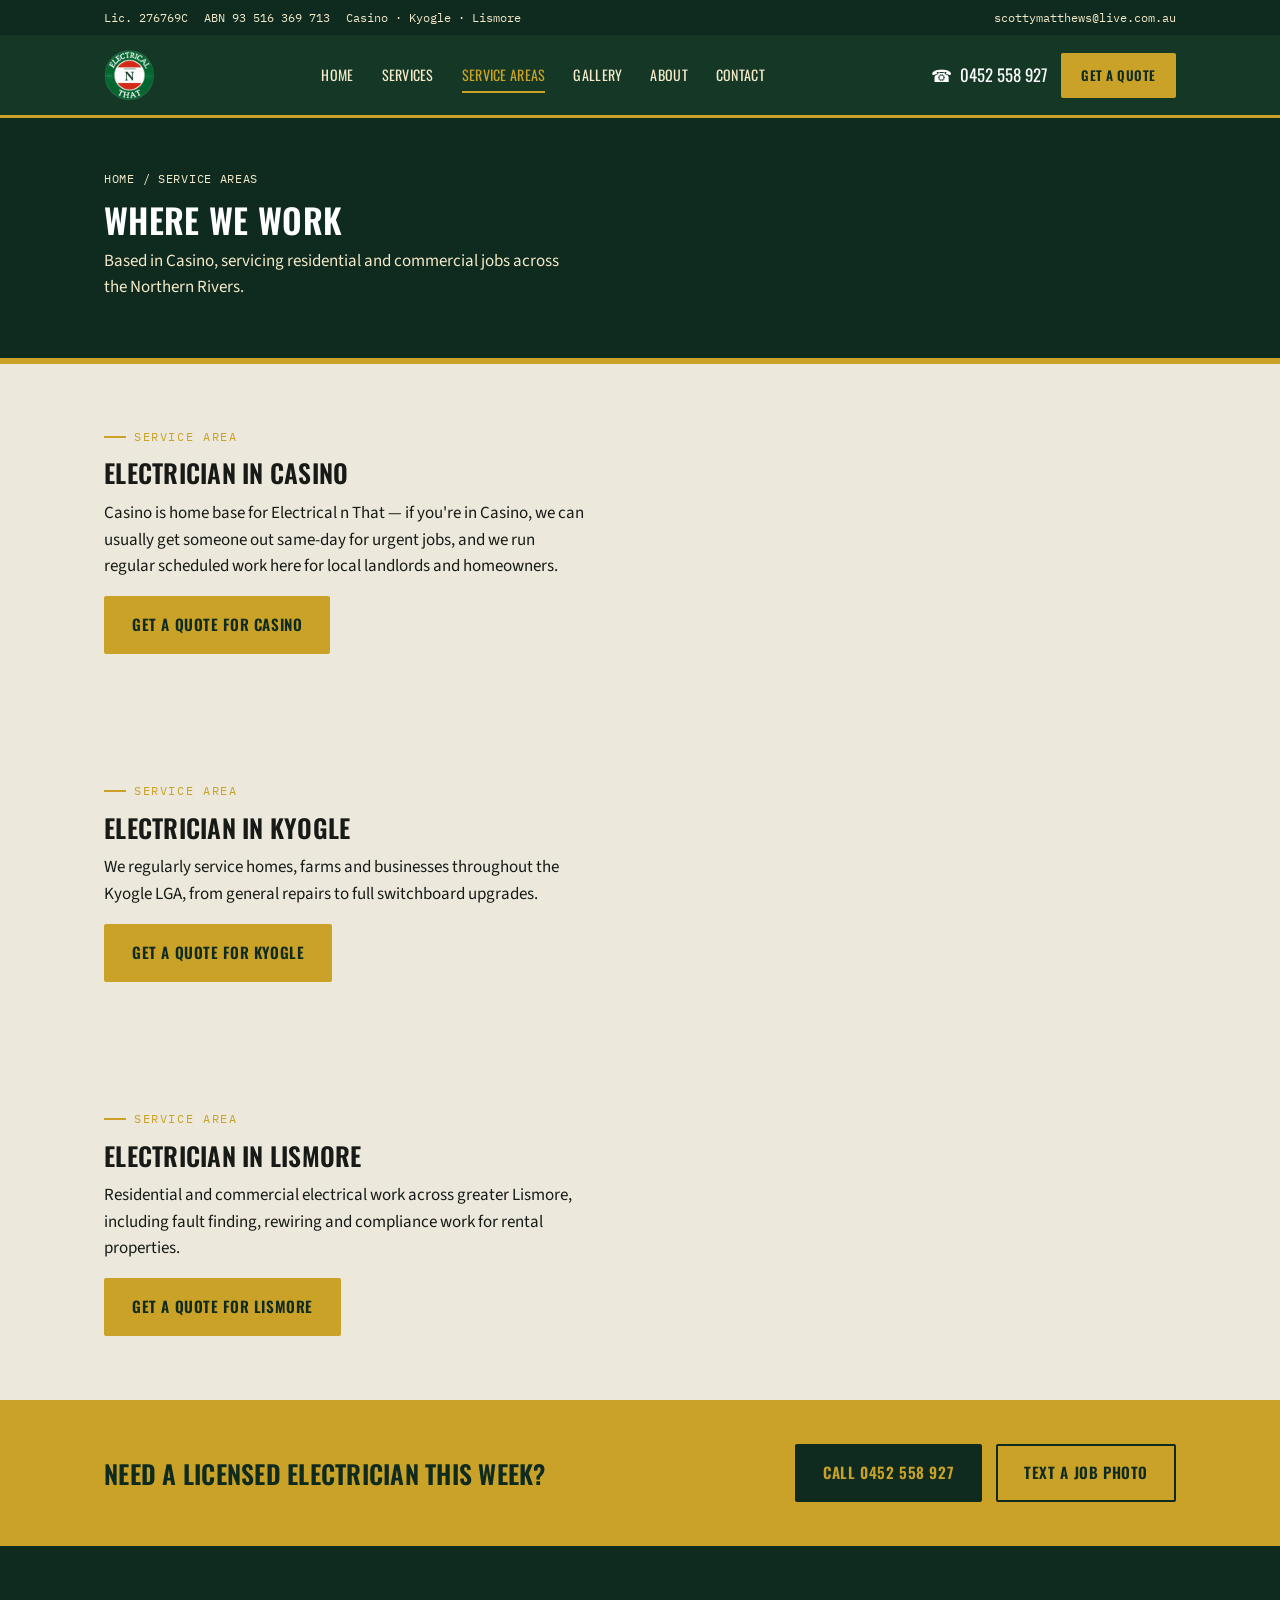
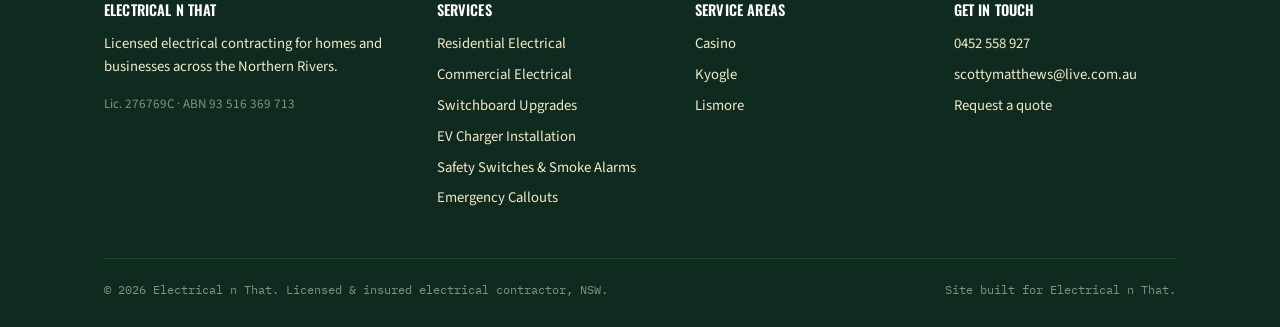
<file: service-areas.html>
<!doctype html>
<html lang="en-AU">
<head>
  <meta charset="utf-8">
  <meta name="viewport" content="width=device-width, initial-scale=1">
  <title>Service Areas | Electrical n That</title>
  <meta name="description" content="Electrical n That services Casino, Kyogle and Lismore with licensed residential and commercial electrical work.">
  <link rel="canonical" href="https://www.electricalnthat.com.au/service-areas.html">
  <meta property="og:title" content="Service Areas | Electrical n That">
  <meta property="og:description" content="Electrical n That services Casino, Kyogle and Lismore with licensed residential and commercial electrical work.">
  <meta property="og:type" content="website">
  <meta property="og:url" content="https://www.electricalnthat.com.au/service-areas.html">
  <meta name="theme-color" content="#153826">
  <link rel="preconnect" href="https://fonts.googleapis.com">
  <link rel="preconnect" href="https://fonts.gstatic.com" crossorigin>
  <link href="https://fonts.googleapis.com/css2?family=Oswald:wght@500;600;700&family=Source+Sans+3:wght@400;500;600&family=IBM+Plex+Mono:wght@400;500&display=swap" rel="stylesheet">
  <link rel="stylesheet" href="assets/css/style.css">
  
  <script type="application/ld+json">
  {
    "@context": "https://schema.org",
    "@type": "Electrician",
    "name": "Electrical n That",
    "image": "https://www.electricalnthat.com.au/assets/img/og-image.jpg",
    "url": "https://www.electricalnthat.com.au/service-areas.html",
    "telephone": "+61452558927",
    "email": "scottymatthews@live.com.au",
    "priceRange": "$$",
    "address": {
      "@type": "PostalAddress",
      "addressLocality": "Casino",
      "addressRegion": "NSW",
      "postalCode": "2470",
      "addressCountry": "AU"
    },
    "areaServed": ["Casino NSW", "Kyogle NSW", "Lismore NSW", "Northern Rivers NSW"],
    "description": "Electrical n That services Casino, Kyogle and Lismore with licensed residential and commercial electrical work."
  }
  </script>
</head><body>
  <a class="skip-link" href="#main">Skip to content</a>

  <div class="topbar">
    <div class="container">
      <div class="topbar-tags">
        <span>Lic. 276769C</span>
        <span>ABN 93 516 369 713</span>
        <span>Casino · Kyogle · Lismore</span>
      </div>
      <a href="mailto:scottymatthews@live.com.au">scottymatthews@live.com.au</a>
    </div>
  </div>

  <header class="site-header">
    <div class="container">
      <a href="index.html" class="logo">
        <img src="assets/img/logo.png" alt="Electrical n That logo" style="height:52px;width:auto;">
      </a>

      <nav class="main-nav" aria-label="Primary">
        <ul>
            <li><a href="index.html">Home</a></li>
            <li><a href="services.html">Services</a></li>
            <li><a href="service-areas.html" aria-current="page">Service Areas</a></li>
            <li><a href="gallery.html">Gallery</a></li>
            <li><a href="about.html">About</a></li>
            <li><a href="contact.html">Contact</a></li>
        </ul>
      </nav>

      <div class="header-cta">
        <a class="header-phone" href="tel:+61452558927">
          <span aria-hidden="true">☎</span>
          <span class="phone-text">0452 558 927</span>
        </a>
        <a class="btn btn-primary btn-sm" href="contact.html">Get a Quote</a>
        <button class="nav-toggle" aria-label="Toggle menu" aria-expanded="false">☰</button>
      </div>
    </div>
  </header>

  <main id="main">
  <div class="page-hero">
    <div class="container">
      <p class="breadcrumb"><a href="index.html">Home</a> / Service Areas</p>
      <h1>Where We Work</h1>
      <p style="color:var(--gold-100);max-width:60ch;">Based in Casino, servicing residential and commercial jobs across the Northern Rivers.</p>
    </div>
  </div>

  
  <section id="casino" class="section-alt">
    <div class="container">
      <p class="eyebrow">Service Area</p>
      <h2>Electrician in Casino</h2>
      <p style="max-width:60ch;">Casino is home base for Electrical n That — if you're in Casino, we can usually get someone out same-day for urgent jobs, and we run regular scheduled work here for local landlords and homeowners.</p>
      <a class="btn btn-primary" href="contact.html">Get a Quote for Casino</a>
    </div>
  </section>
  
  <section id="kyogle" class="section-alt">
    <div class="container">
      <p class="eyebrow">Service Area</p>
      <h2>Electrician in Kyogle</h2>
      <p style="max-width:60ch;">We regularly service homes, farms and businesses throughout the Kyogle LGA, from general repairs to full switchboard upgrades.</p>
      <a class="btn btn-primary" href="contact.html">Get a Quote for Kyogle</a>
    </div>
  </section>
  
  <section id="lismore" class="section-alt">
    <div class="container">
      <p class="eyebrow">Service Area</p>
      <h2>Electrician in Lismore</h2>
      <p style="max-width:60ch;">Residential and commercial electrical work across greater Lismore, including fault finding, rewiring and compliance work for rental properties.</p>
      <a class="btn btn-primary" href="contact.html">Get a Quote for Lismore</a>
    </div>
  </section>

  </main>

  <div class="cta-band">
    <div class="container">
      <h2>Need a licensed electrician this week?</h2>
      <div style="display:flex;gap:14px;flex-wrap:wrap;">
        <a class="btn btn-primary" href="tel:+61452558927">Call 0452 558 927</a>
        <a class="btn btn-outline" style="border-color:var(--green-900);" href="sms:+61452558927">Text a job photo</a>
      </div>
    </div>
  </div>

  <footer class="site-footer">
    <div class="container">
      <div class="footer-grid">
        <div>
          <h4>Electrical n That</h4>
          <p style="font-size:0.92rem;">Licensed electrical contracting for homes and businesses across the Northern Rivers.</p>
          <p class="form-note" style="color:#7d9483;">Lic. 276769C · ABN 93 516 369 713</p>
        </div>
        <div>
          <h4>Services</h4>
          <ul>
            <li><a href="services.html#residential">Residential Electrical</a></li>
            <li><a href="services.html#commercial">Commercial Electrical</a></li>
            <li><a href="services.html#switchboards">Switchboard Upgrades</a></li>
            <li><a href="services.html#ev-chargers">EV Charger Installation</a></li>
            <li><a href="services.html#compliance">Safety Switches &amp; Smoke Alarms</a></li>
            <li><a href="services.html#emergency">Emergency Callouts</a></li>
          </ul>
        </div>
        <div>
          <h4>Service Areas</h4>
          <ul>
            <li><a href="service-areas.html#casino">Casino</a></li>
            <li><a href="service-areas.html#kyogle">Kyogle</a></li>
            <li><a href="service-areas.html#lismore">Lismore</a></li>
          </ul>
        </div>
        <div>
          <h4>Get in Touch</h4>
          <ul>
            <li><a href="tel:+61452558927">0452 558 927</a></li>
            <li><a href="mailto:scottymatthews@live.com.au">scottymatthews@live.com.au</a></li>
            <li><a href="contact.html">Request a quote</a></li>
          </ul>
        </div>
      </div>
      <div class="footer-bottom">
        <span>&copy; 2026 Electrical n That. Licensed &amp; insured electrical contractor, NSW.</span>
        <span>Site built for Electrical n That.</span>
      </div>
    </div>
  </footer>

  <script src="assets/js/main.js"></script>
</body>
</html>
</file>
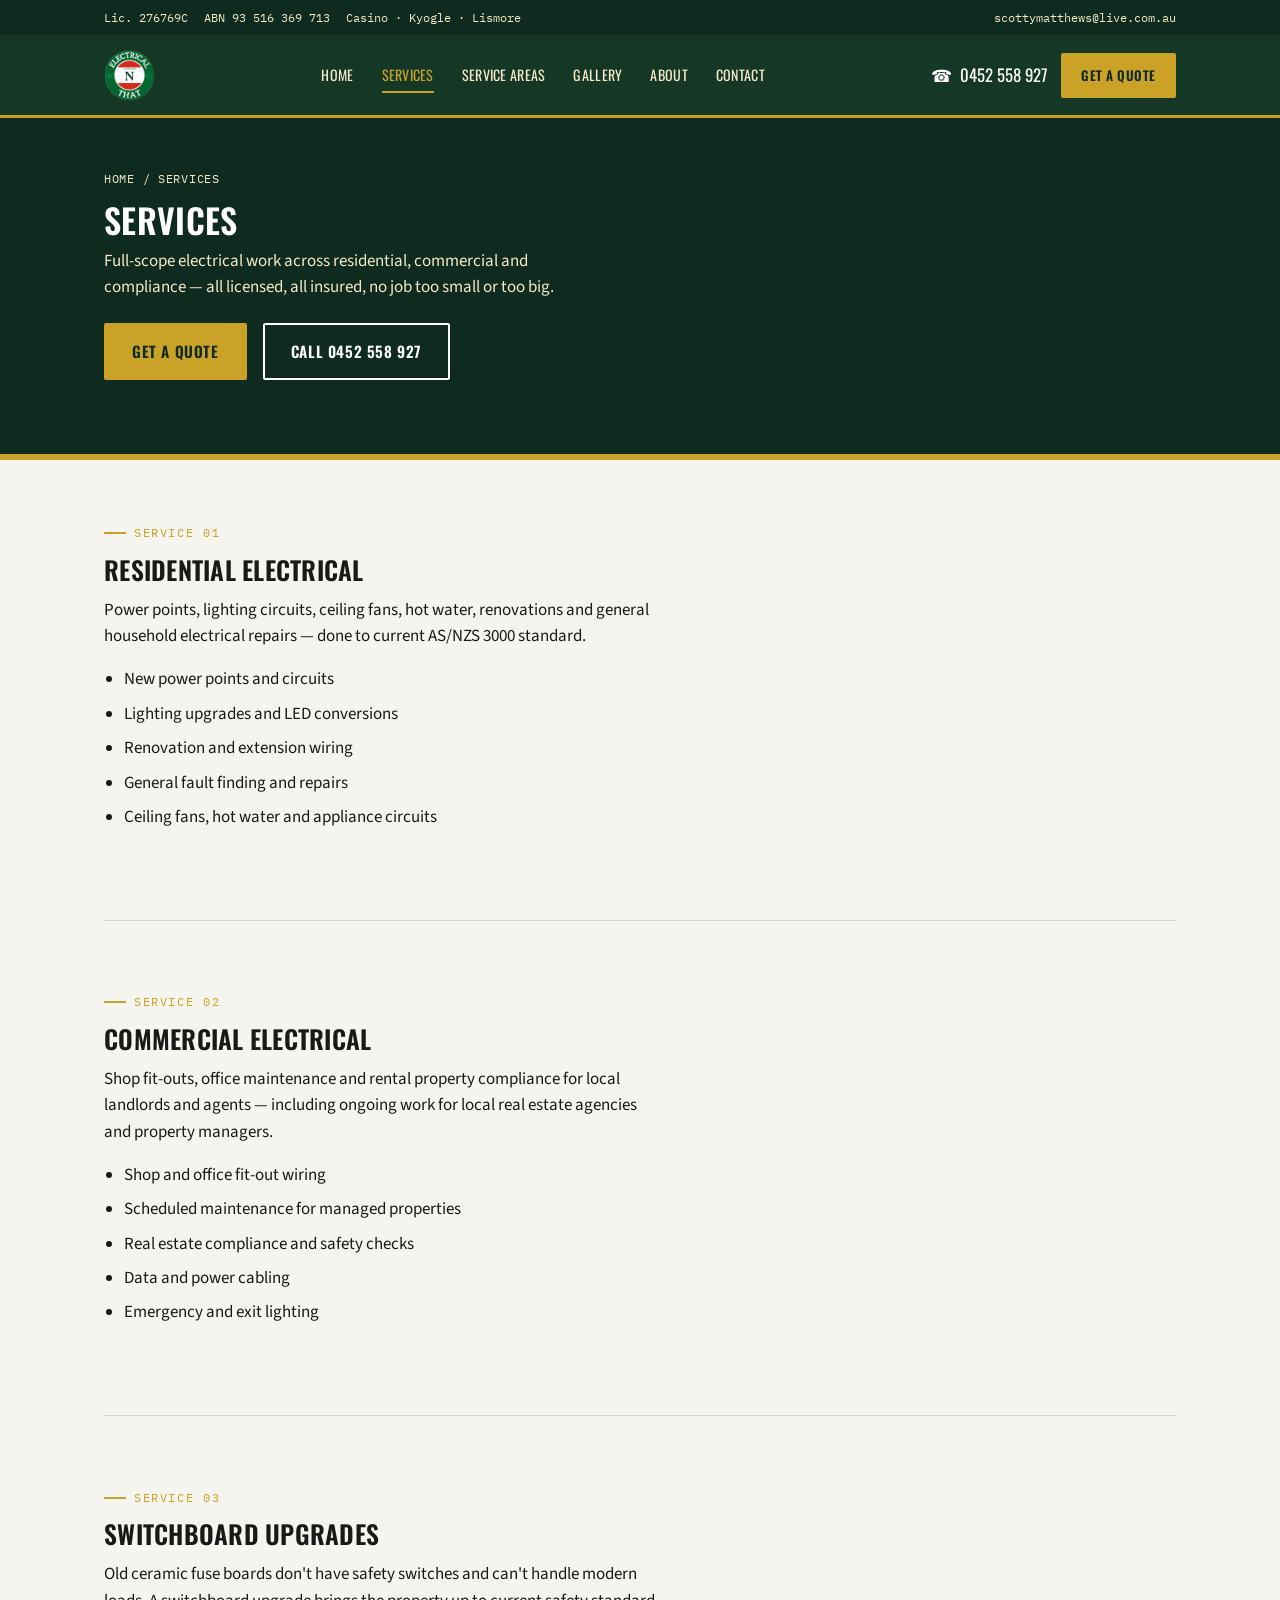
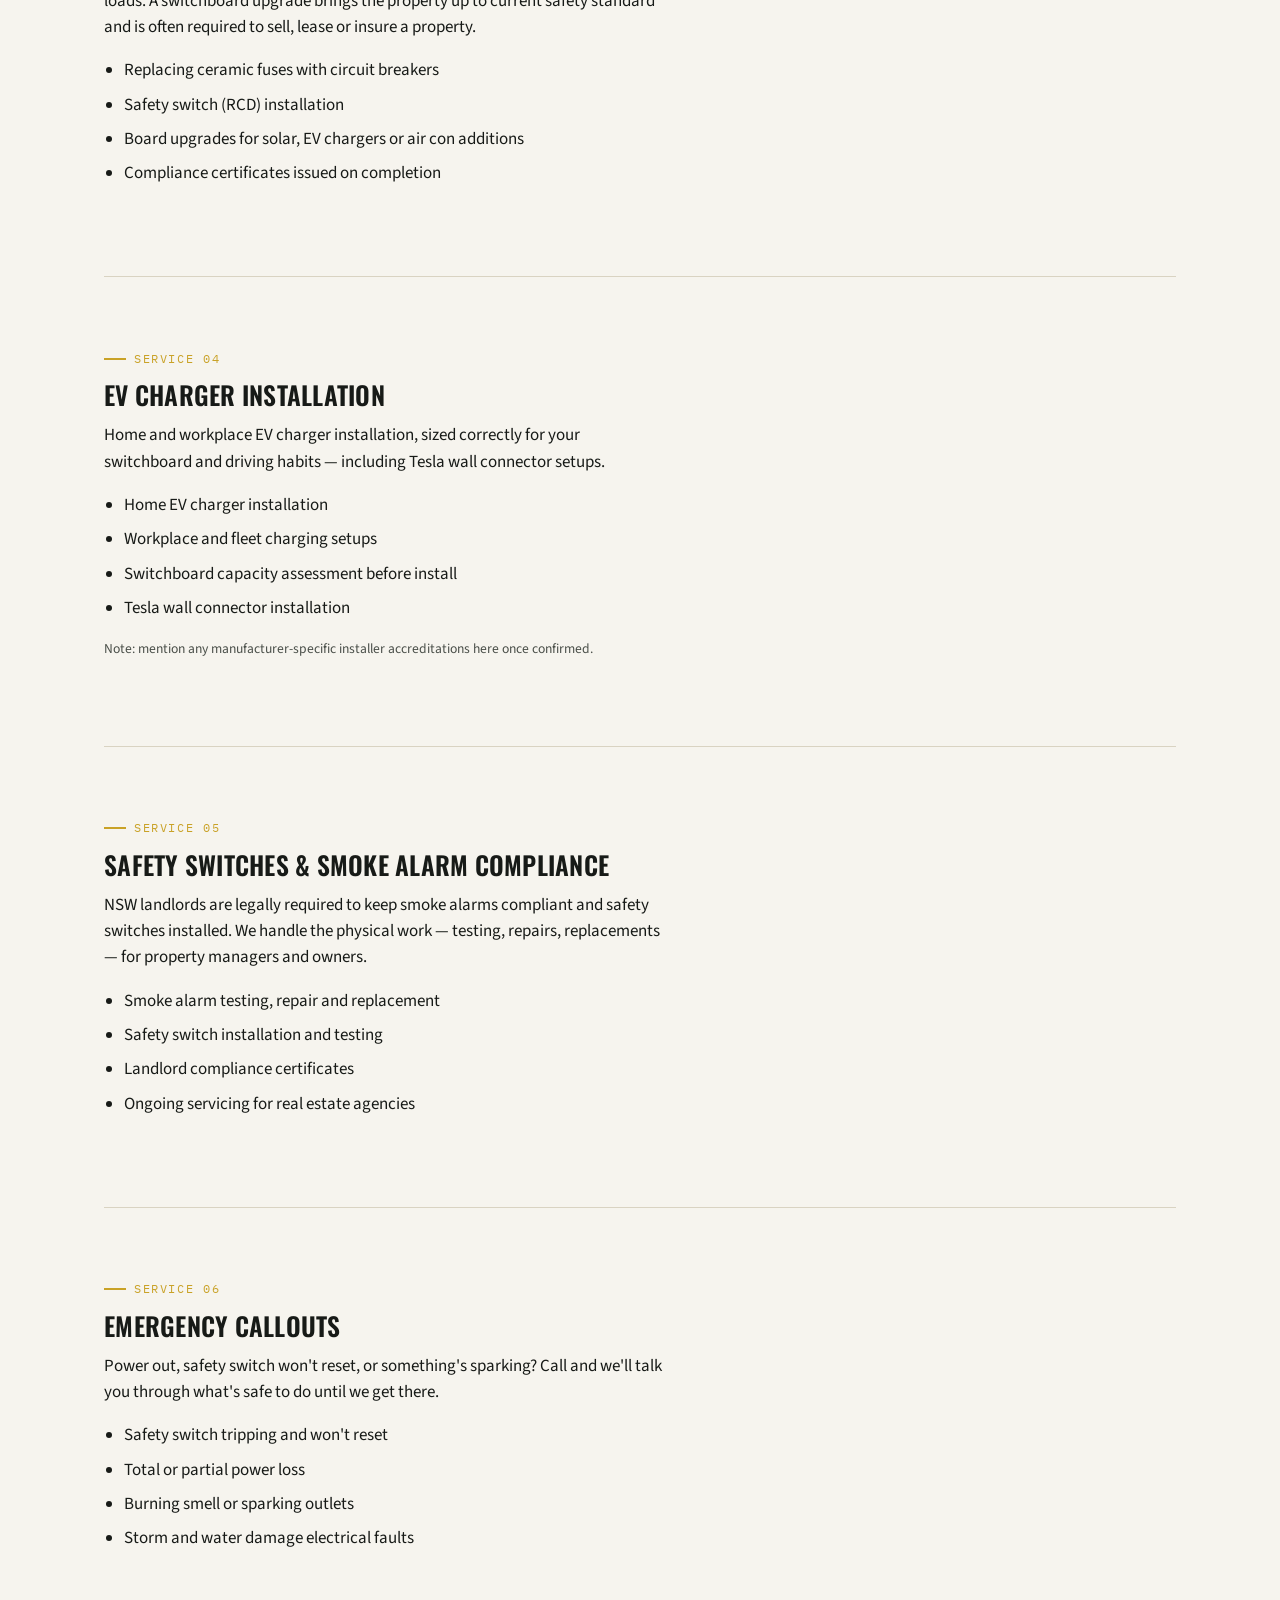
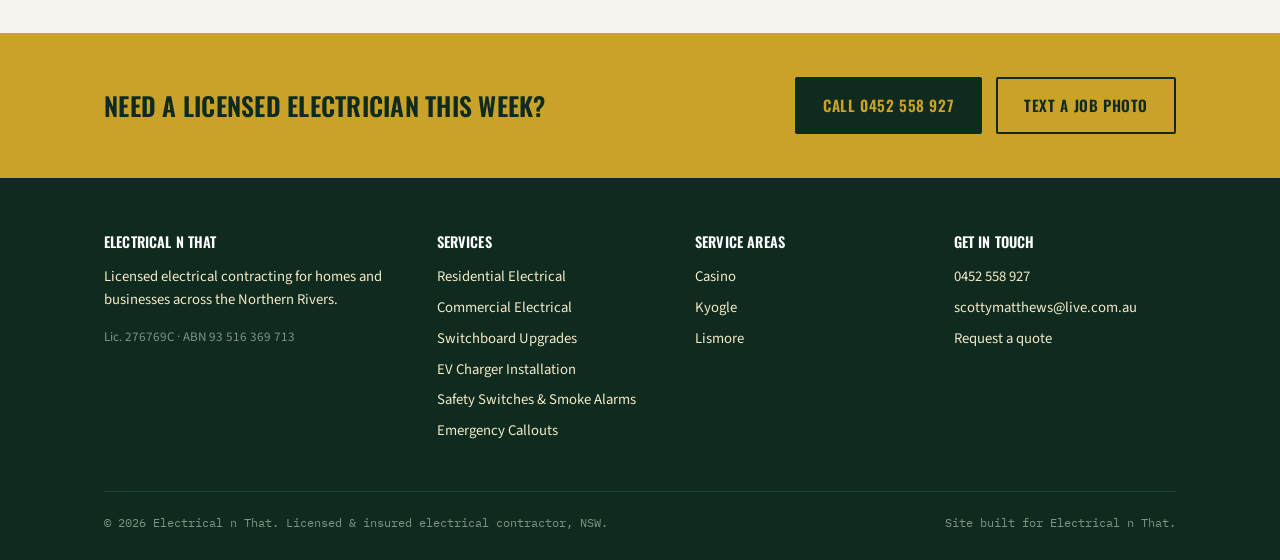
<file: services.html>
<!doctype html>
<html lang="en-AU">
<head>
  <meta charset="utf-8">
  <meta name="viewport" content="width=device-width, initial-scale=1">
  <title>Electrical Services | Electrical n That</title>
  <meta name="description" content="Residential and commercial electrical services across the Northern Rivers: switchboard upgrades, EV charger installation, safety switches, smoke alarm compliance and emergency callouts.">
  <link rel="canonical" href="https://www.electricalnthat.com.au/services.html">
  <meta property="og:title" content="Electrical Services | Electrical n That">
  <meta property="og:description" content="Residential and commercial electrical services across the Northern Rivers: switchboard upgrades, EV charger installation, safety switches, smoke alarm compliance and emergency callouts.">
  <meta property="og:type" content="website">
  <meta property="og:url" content="https://www.electricalnthat.com.au/services.html">
  <meta name="theme-color" content="#153826">
  <link rel="preconnect" href="https://fonts.googleapis.com">
  <link rel="preconnect" href="https://fonts.gstatic.com" crossorigin>
  <link href="https://fonts.googleapis.com/css2?family=Oswald:wght@500;600;700&family=Source+Sans+3:wght@400;500;600&family=IBM+Plex+Mono:wght@400;500&display=swap" rel="stylesheet">
  <link rel="stylesheet" href="assets/css/style.css">
  
  <script type="application/ld+json">
  {
    "@context": "https://schema.org",
    "@type": "Electrician",
    "name": "Electrical n That",
    "image": "https://www.electricalnthat.com.au/assets/img/og-image.jpg",
    "url": "https://www.electricalnthat.com.au/services.html",
    "telephone": "+61452558927",
    "email": "scottymatthews@live.com.au",
    "priceRange": "$$",
    "address": {
      "@type": "PostalAddress",
      "addressLocality": "Casino",
      "addressRegion": "NSW",
      "postalCode": "2470",
      "addressCountry": "AU"
    },
    "areaServed": ["Casino NSW", "Kyogle NSW", "Lismore NSW", "Northern Rivers NSW"],
    "description": "Residential and commercial electrical services across the Northern Rivers: switchboard upgrades, EV charger installation, safety switches, smoke alarm compliance and emergency callouts."
  }
  </script>
</head><body>
  <a class="skip-link" href="#main">Skip to content</a>

  <div class="topbar">
    <div class="container">
      <div class="topbar-tags">
        <span>Lic. 276769C</span>
        <span>ABN 93 516 369 713</span>
        <span>Casino · Kyogle · Lismore</span>
      </div>
      <a href="mailto:scottymatthews@live.com.au">scottymatthews@live.com.au</a>
    </div>
  </div>

  <header class="site-header">
    <div class="container">
      <a href="index.html" class="logo">
        <img src="assets/img/logo.png" alt="Electrical n That logo" style="height:52px;width:auto;">
      </a>

      <nav class="main-nav" aria-label="Primary">
        <ul>
            <li><a href="index.html">Home</a></li>
            <li><a href="services.html" aria-current="page">Services</a></li>
            <li><a href="service-areas.html">Service Areas</a></li>
            <li><a href="gallery.html">Gallery</a></li>
            <li><a href="about.html">About</a></li>
            <li><a href="contact.html">Contact</a></li>
        </ul>
      </nav>

      <div class="header-cta">
        <a class="header-phone" href="tel:+61452558927">
          <span aria-hidden="true">☎</span>
          <span class="phone-text">0452 558 927</span>
        </a>
        <a class="btn btn-primary btn-sm" href="contact.html">Get a Quote</a>
        <button class="nav-toggle" aria-label="Toggle menu" aria-expanded="false">☰</button>
      </div>
    </div>
  </header>

  <main id="main">
  <div class="page-hero">
    <div class="container">
      <p class="breadcrumb"><a href="index.html">Home</a> / Services</p>
      <h1>Services</h1>
      <p style="color:var(--gold-100);max-width:60ch;">Full-scope electrical work across residential, commercial and compliance — all licensed, all insured, no job too small or too big.</p>
      <div class="hero-actions" style="margin-top:22px;">
        <a class="btn btn-primary" href="contact.html">Get a Quote</a>
        <a class="btn btn-outline" href="tel:+61452558927">Call 0452 558 927</a>
      </div>
    </div>
  </div>

  
  <section id="residential">
    <div class="container">
      <div class="content-block" style="max-width:70ch;">
        <p class="eyebrow">Service 01</p>
        <h2>Residential Electrical</h2>
        <p>Power points, lighting circuits, ceiling fans, hot water, renovations and general household electrical repairs — done to current AS/NZS 3000 standard.</p>
        <ul><li>New power points and circuits</li>
<li>Lighting upgrades and LED conversions</li>
<li>Renovation and extension wiring</li>
<li>General fault finding and repairs</li>
<li>Ceiling fans, hot water and appliance circuits</li></ul>
        
      </div>
    </div>
  </section>

  <div class="container"><hr style="border:none;border-top:1px solid var(--line);"></div>

  
  <section id="commercial">
    <div class="container">
      <div class="content-block" style="max-width:70ch;">
        <p class="eyebrow">Service 02</p>
        <h2>Commercial Electrical</h2>
        <p>Shop fit-outs, office maintenance and rental property compliance for local landlords and agents — including ongoing work for local real estate agencies and property managers.</p>
        <ul><li>Shop and office fit-out wiring</li>
<li>Scheduled maintenance for managed properties</li>
<li>Real estate compliance and safety checks</li>
<li>Data and power cabling</li>
<li>Emergency and exit lighting</li></ul>
        
      </div>
    </div>
  </section>

  <div class="container"><hr style="border:none;border-top:1px solid var(--line);"></div>

  
  <section id="switchboards">
    <div class="container">
      <div class="content-block" style="max-width:70ch;">
        <p class="eyebrow">Service 03</p>
        <h2>Switchboard Upgrades</h2>
        <p>Old ceramic fuse boards don't have safety switches and can't handle modern loads. A switchboard upgrade brings the property up to current safety standard and is often required to sell, lease or insure a property.</p>
        <ul><li>Replacing ceramic fuses with circuit breakers</li>
<li>Safety switch (RCD) installation</li>
<li>Board upgrades for solar, EV chargers or air con additions</li>
<li>Compliance certificates issued on completion</li></ul>
        
      </div>
    </div>
  </section>

  <div class="container"><hr style="border:none;border-top:1px solid var(--line);"></div>

  
  <section id="ev-chargers">
    <div class="container">
      <div class="content-block" style="max-width:70ch;">
        <p class="eyebrow">Service 04</p>
        <h2>EV Charger Installation</h2>
        <p>Home and workplace EV charger installation, sized correctly for your switchboard and driving habits — including Tesla wall connector setups.</p>
        <ul><li>Home EV charger installation</li>
<li>Workplace and fleet charging setups</li>
<li>Switchboard capacity assessment before install</li>
<li>Tesla wall connector installation</li></ul>
        <p style="font-size:0.85rem;color:var(--ink-soft);">Note: mention any manufacturer-specific installer accreditations here once confirmed.</p>
      </div>
    </div>
  </section>

  <div class="container"><hr style="border:none;border-top:1px solid var(--line);"></div>

  
  <section id="compliance">
    <div class="container">
      <div class="content-block" style="max-width:70ch;">
        <p class="eyebrow">Service 05</p>
        <h2>Safety Switches &amp; Smoke Alarm Compliance</h2>
        <p>NSW landlords are legally required to keep smoke alarms compliant and safety switches installed. We handle the physical work — testing, repairs, replacements — for property managers and owners.</p>
        <ul><li>Smoke alarm testing, repair and replacement</li>
<li>Safety switch installation and testing</li>
<li>Landlord compliance certificates</li>
<li>Ongoing servicing for real estate agencies</li></ul>
        
      </div>
    </div>
  </section>

  <div class="container"><hr style="border:none;border-top:1px solid var(--line);"></div>

  
  <section id="emergency">
    <div class="container">
      <div class="content-block" style="max-width:70ch;">
        <p class="eyebrow">Service 06</p>
        <h2>Emergency Callouts</h2>
        <p>Power out, safety switch won't reset, or something's sparking? Call and we'll talk you through what's safe to do until we get there.</p>
        <ul><li>Safety switch tripping and won't reset</li>
<li>Total or partial power loss</li>
<li>Burning smell or sparking outlets</li>
<li>Storm and water damage electrical faults</li></ul>
        
      </div>
    </div>
  </section>

  </main>

  <div class="cta-band">
    <div class="container">
      <h2>Need a licensed electrician this week?</h2>
      <div style="display:flex;gap:14px;flex-wrap:wrap;">
        <a class="btn btn-primary" href="tel:+61452558927">Call 0452 558 927</a>
        <a class="btn btn-outline" style="border-color:var(--green-900);" href="sms:+61452558927">Text a job photo</a>
      </div>
    </div>
  </div>

  <footer class="site-footer">
    <div class="container">
      <div class="footer-grid">
        <div>
          <h4>Electrical n That</h4>
          <p style="font-size:0.92rem;">Licensed electrical contracting for homes and businesses across the Northern Rivers.</p>
          <p class="form-note" style="color:#7d9483;">Lic. 276769C · ABN 93 516 369 713</p>
        </div>
        <div>
          <h4>Services</h4>
          <ul>
            <li><a href="services.html#residential">Residential Electrical</a></li>
            <li><a href="services.html#commercial">Commercial Electrical</a></li>
            <li><a href="services.html#switchboards">Switchboard Upgrades</a></li>
            <li><a href="services.html#ev-chargers">EV Charger Installation</a></li>
            <li><a href="services.html#compliance">Safety Switches &amp; Smoke Alarms</a></li>
            <li><a href="services.html#emergency">Emergency Callouts</a></li>
          </ul>
        </div>
        <div>
          <h4>Service Areas</h4>
          <ul>
            <li><a href="service-areas.html#casino">Casino</a></li>
            <li><a href="service-areas.html#kyogle">Kyogle</a></li>
            <li><a href="service-areas.html#lismore">Lismore</a></li>
          </ul>
        </div>
        <div>
          <h4>Get in Touch</h4>
          <ul>
            <li><a href="tel:+61452558927">0452 558 927</a></li>
            <li><a href="mailto:scottymatthews@live.com.au">scottymatthews@live.com.au</a></li>
            <li><a href="contact.html">Request a quote</a></li>
          </ul>
        </div>
      </div>
      <div class="footer-bottom">
        <span>&copy; 2026 Electrical n That. Licensed &amp; insured electrical contractor, NSW.</span>
        <span>Site built for Electrical n That.</span>
      </div>
    </div>
  </footer>

  <script src="assets/js/main.js"></script>
</body>
</html>
</file>
<file: assets/css/style.css>
/* =========================================================
   ELECTRICAL N THAT — design tokens
   Palette pulled from the existing fridge-magnet branding:
   dark green + gold, on a clean neutral ground.
   ========================================================= */
:root{
  --green-900:#0f2b1f;   /* deepest panel bg */
  --green-800:#153826;   /* primary brand green */
  --green-700:#1d4530;   /* hover / lighter panel */
  --gold-500:#c9a227;    /* primary accent */
  --gold-400:#dab949;    /* hover accent */
  --gold-100:#f4e9c8;    /* soft gold tint bg */
  --paper:#f6f4ee;       /* base page bg */
  --paper-dim:#ece8dc;   /* section alt bg */
  --ink:#171a17;         /* body text */
  --ink-soft:#4a4f49;    /* secondary text */
  --line:#d9d3c2;        /* hairline borders */
  --white:#ffffff;
  --danger:#9c2b1b;

  --font-display:'Oswald', 'Arial Narrow', sans-serif;
  --font-body:'Source Sans 3','Segoe UI',Arial,sans-serif;
  --font-mono:'IBM Plex Mono', 'Courier New', monospace;

  --radius:2px;
  --shadow-tag: 0 2px 0 rgba(0,0,0,0.15);
  --container: 1120px;
}

*,*::before,*::after{box-sizing:border-box;}
html{scroll-behavior:smooth;}
body{
  margin:0;
  font-family:var(--font-body);
  color:var(--ink);
  background:var(--paper);
  line-height:1.55;
  font-size:17px;
}
img{max-width:100%;display:block;}
a{color:inherit;}
h1,h2,h3,h4{
  font-family:var(--font-display);
  text-transform:uppercase;
  letter-spacing:0.01em;
  line-height:1.1;
  margin:0 0 0.5em;
  font-weight:600;
}
p{margin:0 0 1em;}
.container{
  width:100%;
  max-width:var(--container);
  margin:0 auto;
  padding:0 24px;
}
.eyebrow{
  font-family:var(--font-mono);
  text-transform:uppercase;
  letter-spacing:0.14em;
  font-size:0.72rem;
  color:var(--gold-500);
  display:flex;
  align-items:center;
  gap:8px;
  margin-bottom:14px;
}
.eyebrow::before{
  content:"";
  width:22px;
  height:2px;
  background:var(--gold-500);
  display:inline-block;
}

/* Buttons */
.btn{
  display:inline-flex;
  align-items:center;
  justify-content:center;
  gap:10px;
  font-family:var(--font-display);
  text-transform:uppercase;
  letter-spacing:0.04em;
  font-size:0.95rem;
  font-weight:600;
  padding:15px 26px;
  border-radius:var(--radius);
  border:2px solid transparent;
  cursor:pointer;
  text-decoration:none;
  transition:transform .12s ease, background .15s ease, color .15s ease, border-color .15s ease;
}
.btn:active{transform:translateY(1px);}
.btn-primary{
  background:var(--gold-500);
  color:var(--green-900);
}
.btn-primary:hover{background:var(--gold-400);}
.btn-outline{
  background:transparent;
  border-color:currentColor;
  color:inherit;
}
.btn-outline:hover{background:rgba(255,255,255,0.08);}
.btn-block{width:100%;}
.btn-sm{padding:10px 18px;font-size:0.82rem;}

/* Skip link */
.skip-link{
  position:absolute;left:-999px;top:0;background:var(--gold-500);color:var(--green-900);
  padding:10px 16px;z-index:200;font-family:var(--font-body);
}
.skip-link:focus{left:12px;top:12px;}

:focus-visible{outline:3px solid var(--gold-500);outline-offset:2px;}

/* =============== HEADER =============== */
.topbar{
  background:var(--green-900);
  color:var(--gold-100);
  font-family:var(--font-mono);
  font-size:0.78rem;
}
.topbar .container{
  display:flex;
  justify-content:space-between;
  align-items:center;
  padding-top:8px;
  padding-bottom:8px;
  gap:12px;
  flex-wrap:wrap;
}
.topbar a{text-decoration:none;}
.topbar a:hover{color:var(--gold-400);}
.topbar-tags{display:flex;gap:16px;flex-wrap:wrap;}

.site-header{
  background:var(--green-800);
  color:var(--white);
  position:sticky;
  top:0;
  z-index:100;
  border-bottom:3px solid var(--gold-500);
}
.site-header .container{
  display:flex;
  align-items:center;
  justify-content:space-between;
  padding-top:14px;
  padding-bottom:14px;
}
.logo{
  display:flex;
  align-items:center;
  text-decoration:none;
  color:var(--white);
}
.logo img{display:block;}
.main-nav ul{
  list-style:none;
  display:flex;
  gap:28px;
  margin:0;
  padding:0;
  font-family:var(--font-display);
  text-transform:uppercase;
  font-size:0.88rem;
  letter-spacing:0.02em;
}
.main-nav a{
  text-decoration:none;
  color:var(--gold-100);
  padding:6px 0;
  border-bottom:2px solid transparent;
}
.main-nav a:hover,.main-nav a[aria-current="page"]{
  color:var(--gold-500);
  border-color:var(--gold-500);
}
.header-cta{display:flex;align-items:center;gap:14px;}
.header-phone{
  font-family:var(--font-display);
  font-size:1.05rem;
  color:var(--white);
  text-decoration:none;
  display:flex;
  align-items:center;
  gap:8px;
}
.nav-toggle{
  display:none;
  background:none;border:2px solid var(--gold-500);color:var(--white);
  padding:8px 12px;font-size:1.1rem;border-radius:var(--radius);cursor:pointer;
}

@media (max-width: 880px){
  .main-nav{
    display:none;
    position:absolute;
    top:100%;left:0;right:0;
    background:var(--green-800);
    border-bottom:3px solid var(--gold-500);
    padding:10px 24px 22px;
  }
  .main-nav.open{display:block;}
  .main-nav ul{flex-direction:column;gap:0;}
  .main-nav li{border-bottom:1px solid rgba(255,255,255,0.12);}
  .main-nav a{display:block;padding:14px 0;}
  .nav-toggle{display:block;}
  .header-phone span.phone-text{display:none;}
}

/* =============== HERO =============== */
.hero{
  background:
    radial-gradient(circle at 85% 15%, rgba(201,162,39,0.18), transparent 45%),
    var(--green-900);
  color:var(--white);
  padding:76px 0 64px;
  position:relative;
  overflow:hidden;
  border-bottom:1px solid var(--green-700);
}
.hero::after{
  content:"";
  position:absolute;
  inset:auto 0 0 0;
  height:6px;
  background:repeating-linear-gradient(135deg, var(--gold-500) 0 18px, var(--green-900) 18px 36px);
  opacity:0.9;
}
.hero-grid{
  display:grid;
  grid-template-columns:1.15fr 0.85fr;
  gap:48px;
  align-items:center;
}
.hero h1{
  font-size:clamp(2.2rem,4.4vw,3.4rem);
  color:var(--white);
  max-width:14ch;
}
.hero h1 em{
  font-style:normal;
  color:var(--gold-500);
}
.hero-lead{
  font-size:1.12rem;
  color:var(--gold-100);
  max-width:46ch;
  margin-bottom:28px;
}
.hero-actions{display:flex;gap:16px;flex-wrap:wrap;margin-bottom:34px;}
.hero-points{
  display:flex;
  flex-wrap:wrap;
  gap:10px 24px;
  list-style:none;
  padding:0;margin:0;
  font-family:var(--font-mono);
  font-size:0.82rem;
  color:var(--gold-100);
}
.hero-points li{display:flex;align-items:center;gap:8px;}
.hero-points li::before{content:"⚡";color:var(--gold-500);}

/* Compliance tag — signature element, styled after test-&-tag stickers */
.tag-card{
  background:var(--gold-500);
  color:var(--green-900);
  border-radius:50%;
  aspect-ratio:1/1;
  width:100%;
  max-width:280px;
  margin:0 auto;
  display:flex;
  flex-direction:column;
  align-items:center;
  justify-content:center;
  text-align:center;
  padding:26px;
  position:relative;
  border:6px solid var(--green-900);
  box-shadow:0 0 0 3px var(--gold-500), 0 18px 40px rgba(0,0,0,0.35);
  font-family:var(--font-mono);
}
.tag-card::before{
  content:"";
  position:absolute;
  top:14px;left:50%;
  transform:translateX(-50%);
  width:14px;height:14px;
  background:var(--green-900);
  border-radius:50%;
  box-shadow:0 0 0 3px var(--gold-500);
}
.tag-card .tag-title{
  font-family:var(--font-display);
  font-size:1rem;
  text-transform:uppercase;
  letter-spacing:0.06em;
  margin-bottom:10px;
}
.tag-card .tag-line{font-size:0.72rem;letter-spacing:0.03em;margin-bottom:2px;}
.tag-card .tag-line b{display:block;font-size:0.95rem;letter-spacing:0.01em;}
.tag-card .tag-status{
  margin-top:10px;
  background:var(--green-900);
  color:var(--gold-500);
  padding:4px 12px;
  border-radius:999px;
  font-size:0.68rem;
  letter-spacing:0.1em;
  text-transform:uppercase;
}

@media (max-width:880px){
  .hero-grid{grid-template-columns:1fr;}
  .tag-card{margin-top:12px;}
}

/* =============== SECTIONS =============== */
section{padding:64px 0;}
.section-alt{background:var(--paper-dim);}
.section-dark{background:var(--green-900);color:var(--white);}
.section-dark .eyebrow{color:var(--gold-500);}
.section-head{
  max-width:640px;
  margin-bottom:36px;
}
.section-head h2{font-size:clamp(1.6rem,3vw,2.2rem);}
.section-head p{color:var(--ink-soft);font-size:1.02rem;}
.section-dark .section-head p{color:var(--gold-100);}

/* Service breaker grid */
.breaker-grid{
  display:grid;
  grid-template-columns:repeat(auto-fit,minmax(240px,1fr));
  gap:2px;
  background:var(--line);
  border:1px solid var(--line);
}
.breaker{
  background:var(--white);
  padding:28px 24px;
  display:flex;
  flex-direction:column;
  gap:10px;
  text-decoration:none;
  color:var(--ink);
  position:relative;
  transition:background .15s ease;
}
.breaker:hover{background:var(--gold-100);}
.breaker .switch{
  width:38px;height:20px;
  border:2px solid var(--green-800);
  border-radius:3px;
  position:relative;
  margin-bottom:6px;
}
.breaker .switch::after{
  content:"";
  position:absolute;
  top:2px;left:2px;
  width:14px;height:12px;
  background:var(--green-800);
  transition:left .15s ease;
}
.breaker:hover .switch::after{
  left:auto;right:2px;
  background:var(--gold-500);
}
.breaker h3{font-size:1.05rem;margin-bottom:4px;}
.breaker p{color:var(--ink-soft);font-size:0.92rem;margin-bottom:0;}
.breaker .code{
  font-family:var(--font-mono);
  font-size:0.68rem;
  color:var(--gold-500);
  letter-spacing:0.08em;
  position:absolute;
  top:20px;right:22px;
}

/* Trust strip */
.trust-strip{
  display:grid;
  grid-template-columns:repeat(auto-fit,minmax(200px,1fr));
  gap:24px;
}
.trust-item{
  border-left:3px solid var(--gold-500);
  padding-left:16px;
}
.trust-item .num{
  font-family:var(--font-display);
  font-size:2rem;
  color:var(--gold-500);
  display:block;
}
.trust-item .label{font-size:0.85rem;color:var(--gold-100);font-family:var(--font-mono);text-transform:uppercase;letter-spacing:0.05em;}

/* Reviews */
.review-grid{
  display:grid;
  grid-template-columns:repeat(auto-fit,minmax(260px,1fr));
  gap:20px;
}
.review-card{
  background:var(--white);
  border:1px solid var(--line);
  padding:24px;
  border-radius:var(--radius);
}
.review-card .stars{color:var(--gold-500);letter-spacing:2px;margin-bottom:10px;}
.review-card .name{
  font-family:var(--font-display);
  text-transform:uppercase;
  font-size:0.85rem;
  margin-top:12px;
  color:var(--ink-soft);
}
.review-note{
  font-family:var(--font-mono);
  font-size:0.78rem;
  color:var(--ink-soft);
  border:1px dashed var(--line);
  padding:14px 18px;
  margin-top:8px;
}

/* Area list */
.area-grid{
  display:grid;
  grid-template-columns:repeat(auto-fit,minmax(220px,1fr));
  gap:18px;
}
.area-card{
  background:var(--white);
  border:1px solid var(--line);
  padding:22px;
}
.area-card h3{font-size:1.05rem;margin-bottom:8px;}
.area-card p{font-size:0.92rem;color:var(--ink-soft);margin-bottom:0;}

/* CTA band */
.cta-band{
  background:var(--gold-500);
  color:var(--green-900);
  padding:44px 0;
}
.cta-band .container{
  display:flex;
  justify-content:space-between;
  align-items:center;
  gap:24px;
  flex-wrap:wrap;
}
.cta-band h2{margin:0;font-size:1.6rem;}
.cta-band .btn-primary{background:var(--green-900);color:var(--gold-500);}
.cta-band .btn-primary:hover{background:var(--green-700);}

/* Two column content */
.two-col{
  display:grid;
  grid-template-columns:1.1fr 0.9fr;
  gap:48px;
  align-items:start;
}
@media (max-width:880px){.two-col{grid-template-columns:1fr;}}

.content-block h3{font-size:1.2rem;margin-top:1.4em;}
.content-block ul{padding-left:20px;}
.content-block li{margin-bottom:8px;}

/* Form */
.quote-form{
  background:var(--white);
  border:1px solid var(--line);
  padding:28px;
}
.quote-form .field{margin-bottom:16px;}
.quote-form label{
  display:block;
  font-family:var(--font-mono);
  font-size:0.72rem;
  text-transform:uppercase;
  letter-spacing:0.08em;
  margin-bottom:6px;
  color:var(--ink-soft);
}
.quote-form input,.quote-form select,.quote-form textarea{
  width:100%;
  padding:12px 14px;
  border:1px solid var(--line);
  border-radius:var(--radius);
  font-family:var(--font-body);
  font-size:0.98rem;
  background:var(--paper);
}
.quote-form textarea{resize:vertical;min-height:110px;}
.form-note{font-size:0.82rem;color:var(--ink-soft);margin-top:14px;}

/* Gallery */
.gallery-grid{
  display:grid;
  grid-template-columns:repeat(auto-fit,minmax(240px,1fr));
  gap:14px;
}
.gallery-item{
  aspect-ratio:4/3;
  background:var(--paper-dim);
  overflow:hidden;
}
.gallery-item img{width:100%;height:100%;object-fit:cover;display:block;}

/* Footer */
.site-footer{
  background:var(--green-900);
  color:var(--gold-100);
  padding:56px 0 28px;
}
.footer-grid{
  display:grid;
  grid-template-columns:1.2fr 0.9fr 0.9fr 0.9fr;
  gap:36px;
  margin-bottom:40px;
}
.footer-grid h4{
  color:var(--white);
  font-size:0.9rem;
  margin-bottom:16px;
}
.footer-grid ul{list-style:none;padding:0;margin:0;}
.footer-grid li{margin-bottom:8px;font-size:0.92rem;}
.footer-grid a{text-decoration:none;color:var(--gold-100);}
.footer-grid a:hover{color:var(--gold-500);}
.footer-bottom{
  border-top:1px solid var(--green-700);
  padding-top:22px;
  display:flex;
  justify-content:space-between;
  flex-wrap:wrap;
  gap:12px;
  font-family:var(--font-mono);
  font-size:0.72rem;
  color:var(--green-700);
  color:#7d9483;
}
@media (max-width:880px){.footer-grid{grid-template-columns:1fr 1fr;}}
@media (max-width:520px){.footer-grid{grid-template-columns:1fr;}}

/* Page hero (inner pages, smaller) */
.page-hero{
  background:var(--green-900);
  color:var(--white);
  padding:52px 0 40px;
  border-bottom:6px solid var(--gold-500);
}
.page-hero h1{color:var(--white);margin-bottom:10px;}
.breadcrumb{
  font-family:var(--font-mono);
  font-size:0.74rem;
  color:var(--gold-100);
  text-transform:uppercase;
  letter-spacing:0.06em;
}
.breadcrumb a{color:var(--gold-100);text-decoration:none;}
.breadcrumb a:hover{color:var(--gold-500);}

.badge-row{display:flex;gap:14px;flex-wrap:wrap;margin-top:18px;}
.badge{
  font-family:var(--font-mono);
  font-size:0.7rem;
  letter-spacing:0.06em;
  text-transform:uppercase;
  border:1px solid var(--gold-500);
  color:var(--gold-500);
  padding:6px 12px;
  border-radius:999px;
}
</file>
